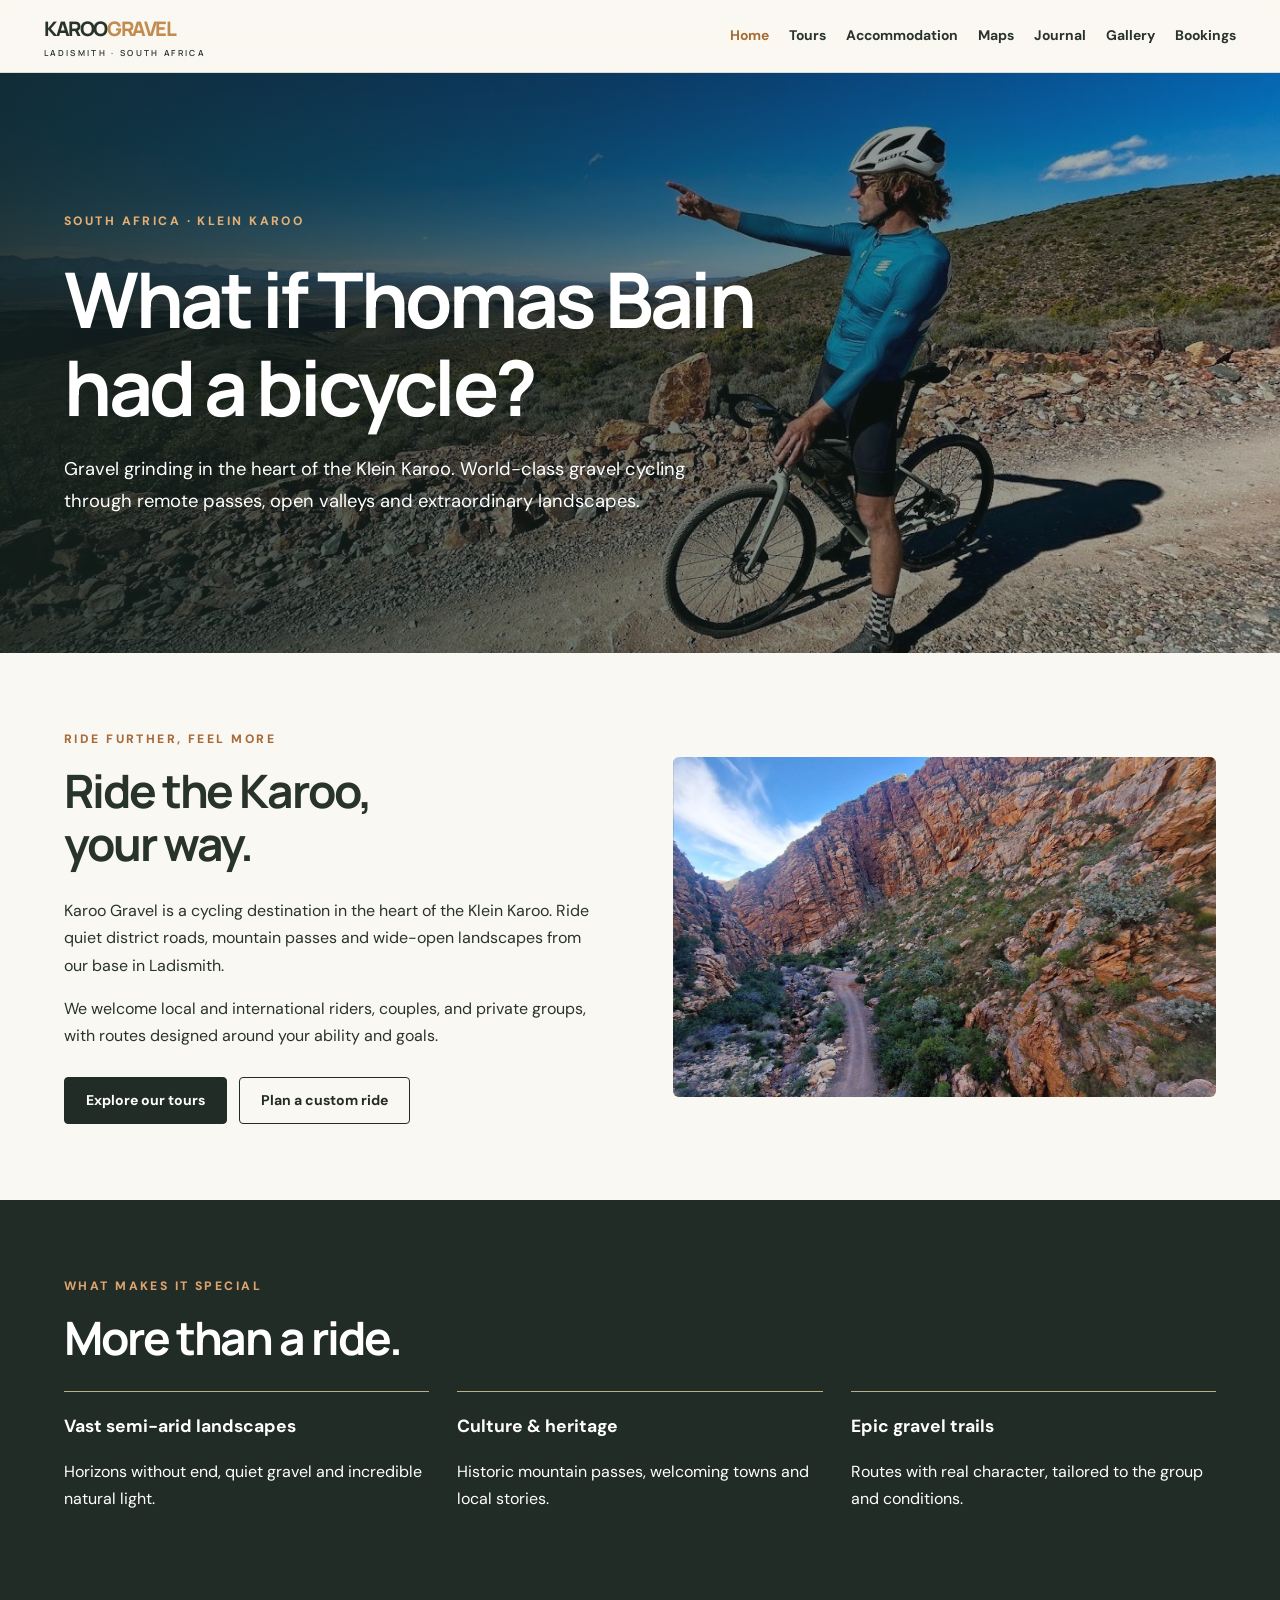
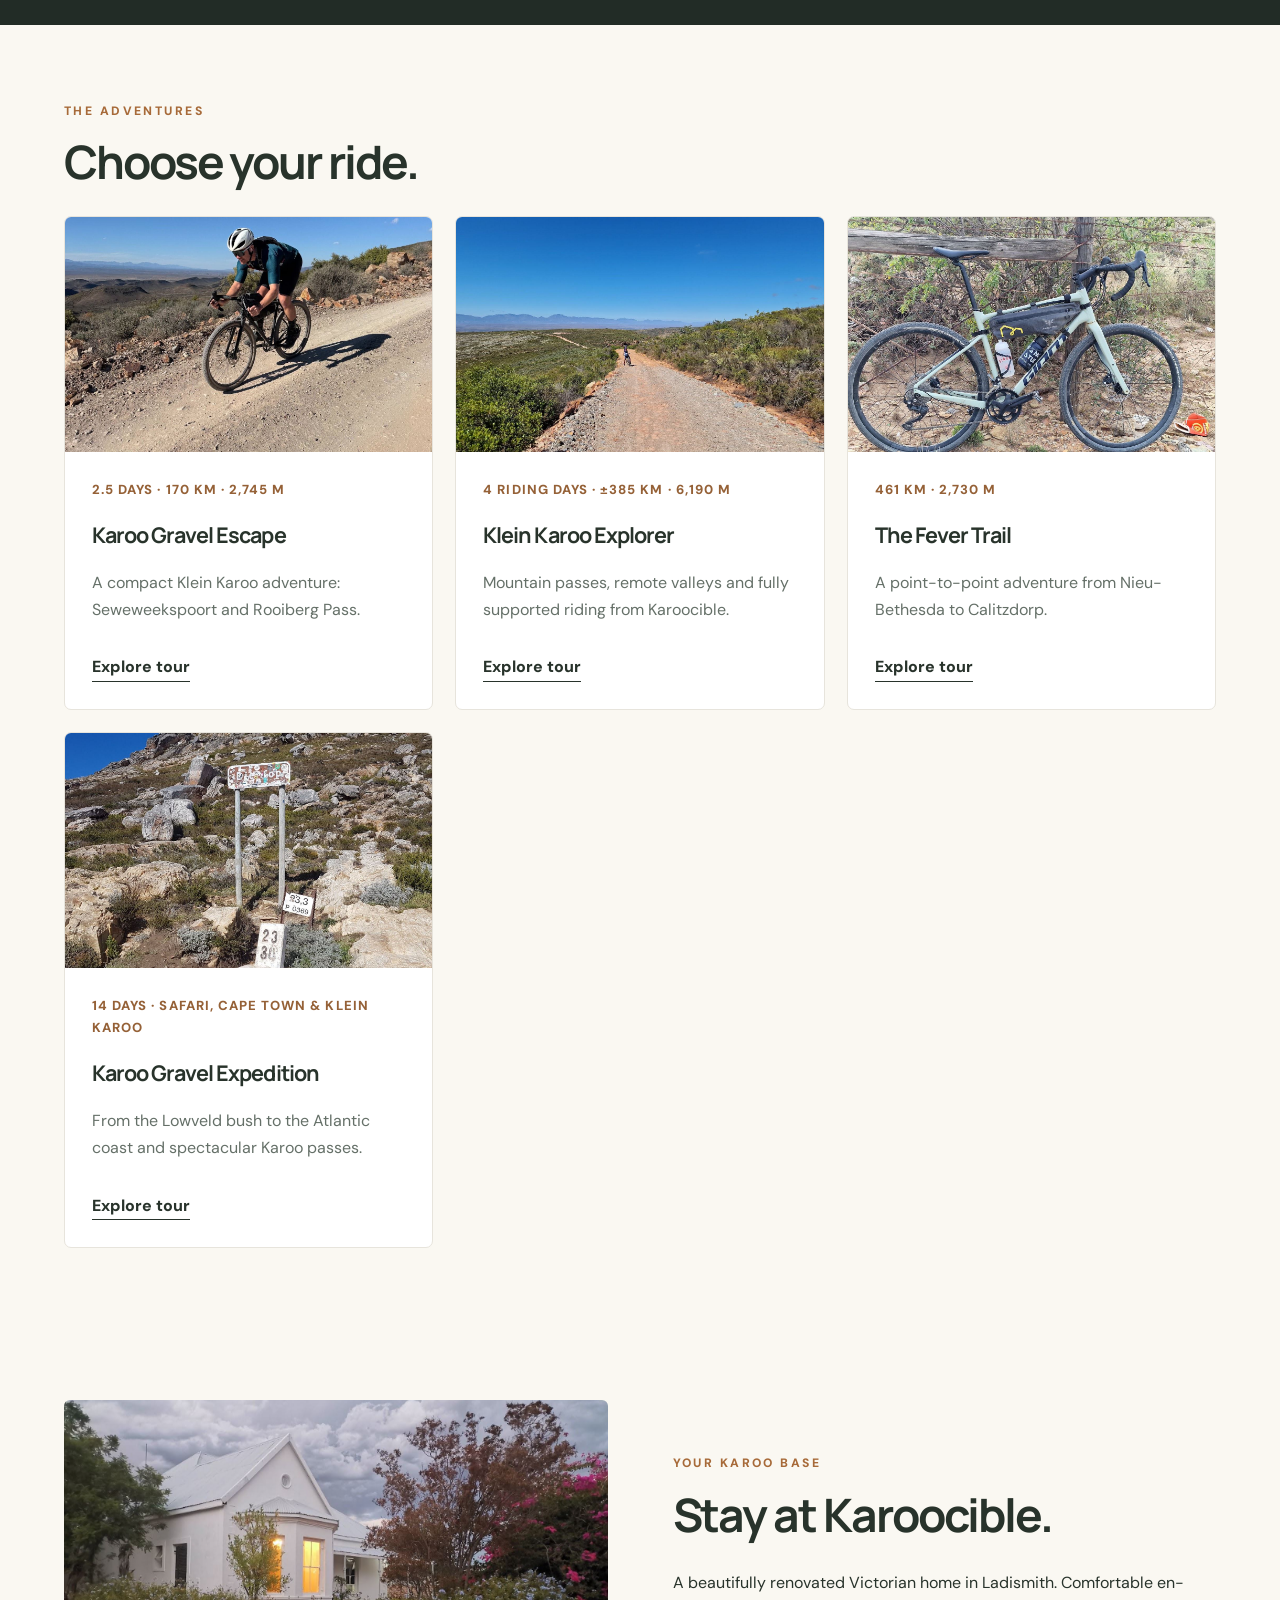
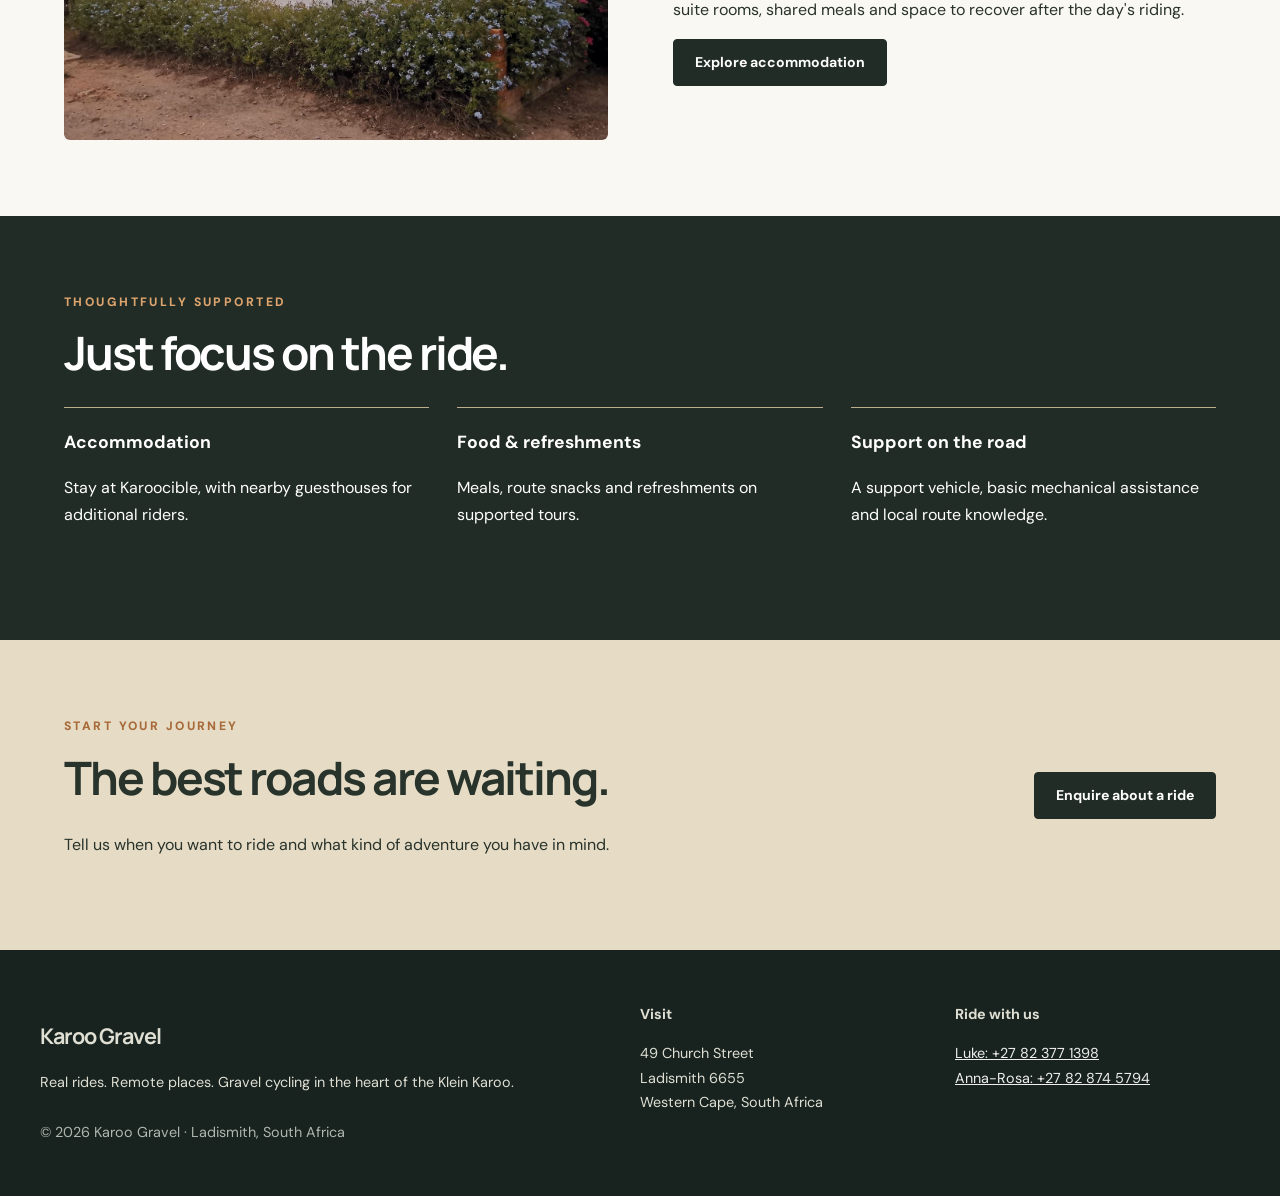
<file: index.html>
<!doctype html><html lang="en"><head><meta charset="utf-8"><meta name="viewport" content="width=device-width,initial-scale=1"><meta name="description" content="Guided gravel cycling in the Klein Karoo, South Africa."><meta name="theme-color" content="#222c26"><title>Gravel Cycling in the Klein Karoo | Karoo Gravel</title><link rel="stylesheet" href="assets/style.css"/><link rel="icon" href="assets/favicon.svg"/></head><body><header><nav><a class="logo" href="index.html">KAROO<span>GRAVEL</span><small style="display:block;font-size:.52rem;letter-spacing:.28em;font-weight:600">LADISMITH · SOUTH AFRICA</small></a><button class="mobile-toggle" aria-label="Toggle navigation" aria-expanded="false" onclick="let x=document.querySelector('.links');x.classList.toggle('open');this.setAttribute('aria-expanded',x.classList.contains('open'))">☰</button><div class="links"><a class="active" href="index.html">Home</a><a class="" href="tours/">Tours</a><a class="" href="accommodation/">Accommodation</a><a class="" href="maps/">Maps</a><a class="" href="journal/">Journal</a><a class="" href="gallery/">Gallery</a><a class="" href="bookings/">Bookings</a></div></nav></header><section class="hero " style="--hero:url('./photos/hero.jpg')"><div class="inner"><div class="eyebrow">South Africa · Klein Karoo</div><h1>What if Thomas Bain<br>had a bicycle?</h1><p>Gravel grinding in the heart of the Klein Karoo. World-class gravel cycling through remote passes, open valleys and extraordinary landscapes.</p></div></section><section class="wrap intro"><div><div class="eyebrow">Ride further, feel more</div><h2>Ride the Karoo,<br>your way.</h2><p>Karoo Gravel is a cycling destination in the heart of the Klein Karoo. Ride quiet district roads, mountain passes and wide-open landscapes from our base in Ladismith.</p><p>We welcome local and international riders, couples, and private groups, with routes designed around your ability and goals.</p><div class="actions"><a class="btn" href="tours/">Explore our tours</a><a class="btn alt" href="bookings/">Plan a custom ride</a></div></div><div class="art" role="img" aria-label="Illustrated Klein Karoo mountain landscape"></div></section><section class="band"><div class="wrap"><div class="eyebrow">What makes it special</div><h2>More than a ride.</h2><div class="pillgrid"><div class="pill"><strong>Vast semi-arid landscapes</strong><p>Horizons without end, quiet gravel and incredible natural light.</p></div><div class="pill"><strong>Culture & heritage</strong><p>Historic mountain passes, welcoming towns and local stories.</p></div><div class="pill"><strong>Epic gravel trails</strong><p>Routes with real character, tailored to the group and conditions.</p></div></div></div></section><section class="wrap"><div class="eyebrow">The adventures</div><h2>Choose your ride.</h2><div class="cardgrid"><article class="card"><div class="photo"><img src="assets/photos/escape.jpg" alt="Rider descending a Klein Karoo gravel road"></div><div class="body"><div class="meta">2.5 days · 170 km · 2,745 m</div><h3>Karoo Gravel Escape</h3><p>A compact Klein Karoo adventure: Seweweekspoort and Rooiberg Pass.</p><a class="more" href="tours/karoo-gravel-escape/">Explore tour</a></div></article><article class="card"><div class="photo"><img src="assets/photos/explorer.jpg" alt="Rider on a red gravel road toward the mountains"></div><div class="body"><div class="meta">4 riding days · ±385 km · 6,190 m</div><h3>Klein Karoo Explorer</h3><p>Mountain passes, remote valleys and fully supported riding from Karoocible.</p><a class="more" href="tours/klein-karoo-explorer/">Explore tour</a></div></article><article class="card"><div class="photo"><img src="assets/photos/fever.jpg" alt="Landscape from the Fever Trail"></div><div class="body"><div class="meta">461 km · 2,730 m</div><h3>The Fever Trail</h3><p>A point-to-point adventure from Nieu-Bethesda to Calitzdorp.</p><a class="more" href="tours/the-fever-trail/">Explore tour</a></div></article><article class="card"><div class="photo"><img src="assets/photos/expedition.jpg" alt="Pass marker on a Klein Karoo climb"></div><div class="body"><div class="meta">14 days · Safari, Cape Town & Klein Karoo</div><h3>Karoo Gravel Expedition</h3><p>From the Lowveld bush to the Atlantic coast and spectacular Karoo passes.</p><a class="more" href="tours/karoo-gravel-expedition/">Explore tour</a></div></article></div></section><section class="wrap intro"><div class="art house" role="img" aria-label="Illustration of Victorian Karoo guesthouse"></div><div><div class="eyebrow">Your Karoo base</div><h2>Stay at Karoocible.</h2><p>A beautifully renovated Victorian home in Ladismith. Comfortable en-suite rooms, shared meals and space to recover after the day's riding.</p><a class="btn" href="accommodation/">Explore accommodation</a></div></section><section class="band"><div class="wrap"><div class="eyebrow">Thoughtfully supported</div><h2>Just focus on the ride.</h2><div class="pillgrid"><div class="pill"><strong>Accommodation</strong><p>Stay at Karoocible, with nearby guesthouses for additional riders.</p></div><div class="pill"><strong>Food & refreshments</strong><p>Meals, route snacks and refreshments on supported tours.</p></div><div class="pill"><strong>Support on the road</strong><p>A support vehicle, basic mechanical assistance and local route knowledge.</p></div></div></div></section><section class="cta"><div class="wrap"><div><div class="eyebrow">Start your journey</div><h2>The best roads are waiting.</h2><p>Tell us when you want to ride and what kind of adventure you have in mind.</p></div><a class="btn" href="bookings/">Enquire about a ride</a></div></section><footer><div class="foot"><div><h3>Karoo Gravel</h3><p>Real rides. Remote places. Gravel cycling in the heart of the Klein Karoo.</p><div class="mini">© 2026 Karoo Gravel · Ladismith, South Africa</div></div><div><strong>Visit</strong><p>49 Church Street<br>Ladismith 6655<br>Western Cape, South Africa</p></div><div><strong>Ride with us</strong><p><a href="https://wa.me/27823771398">Luke: +27 82 377 1398</a><br><a href="https://wa.me/27828745794">Anna-Rosa: +27 82 874 5794</a></p></div></div></footer></body></html>
</file>
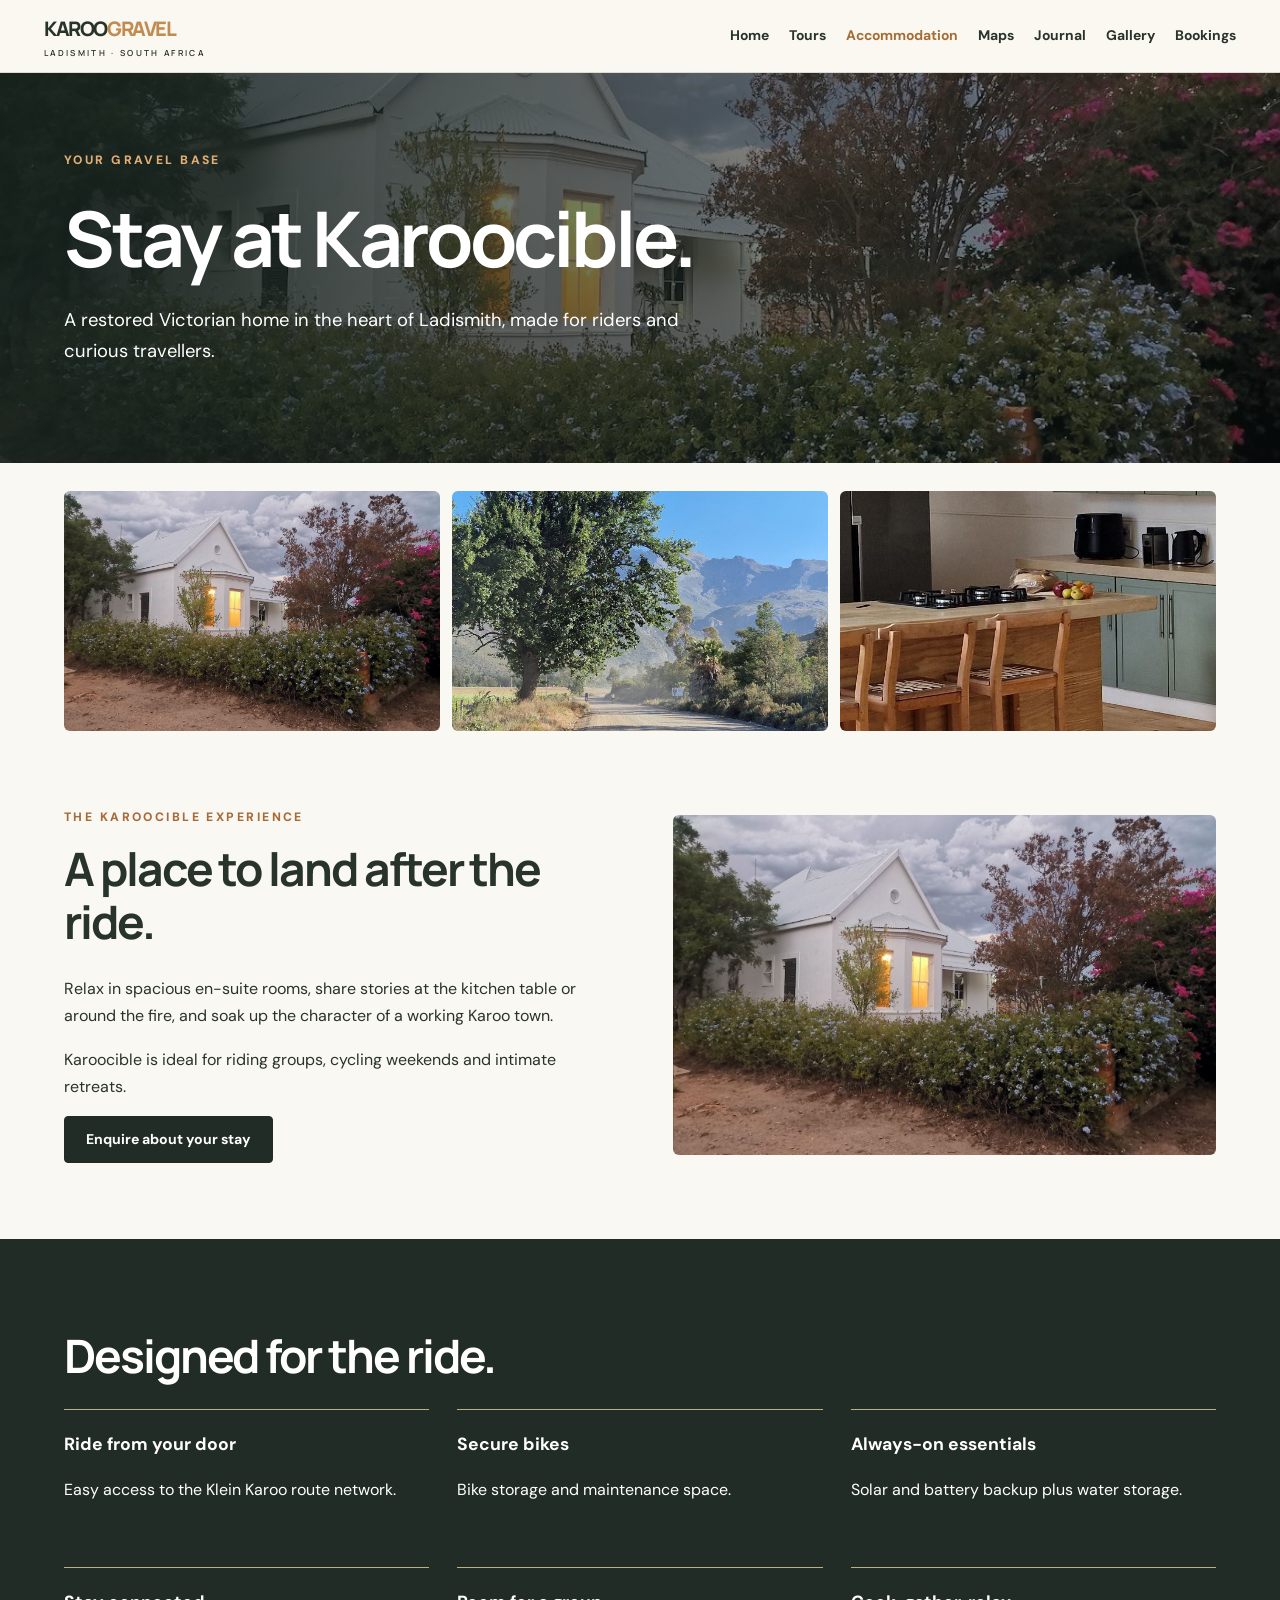
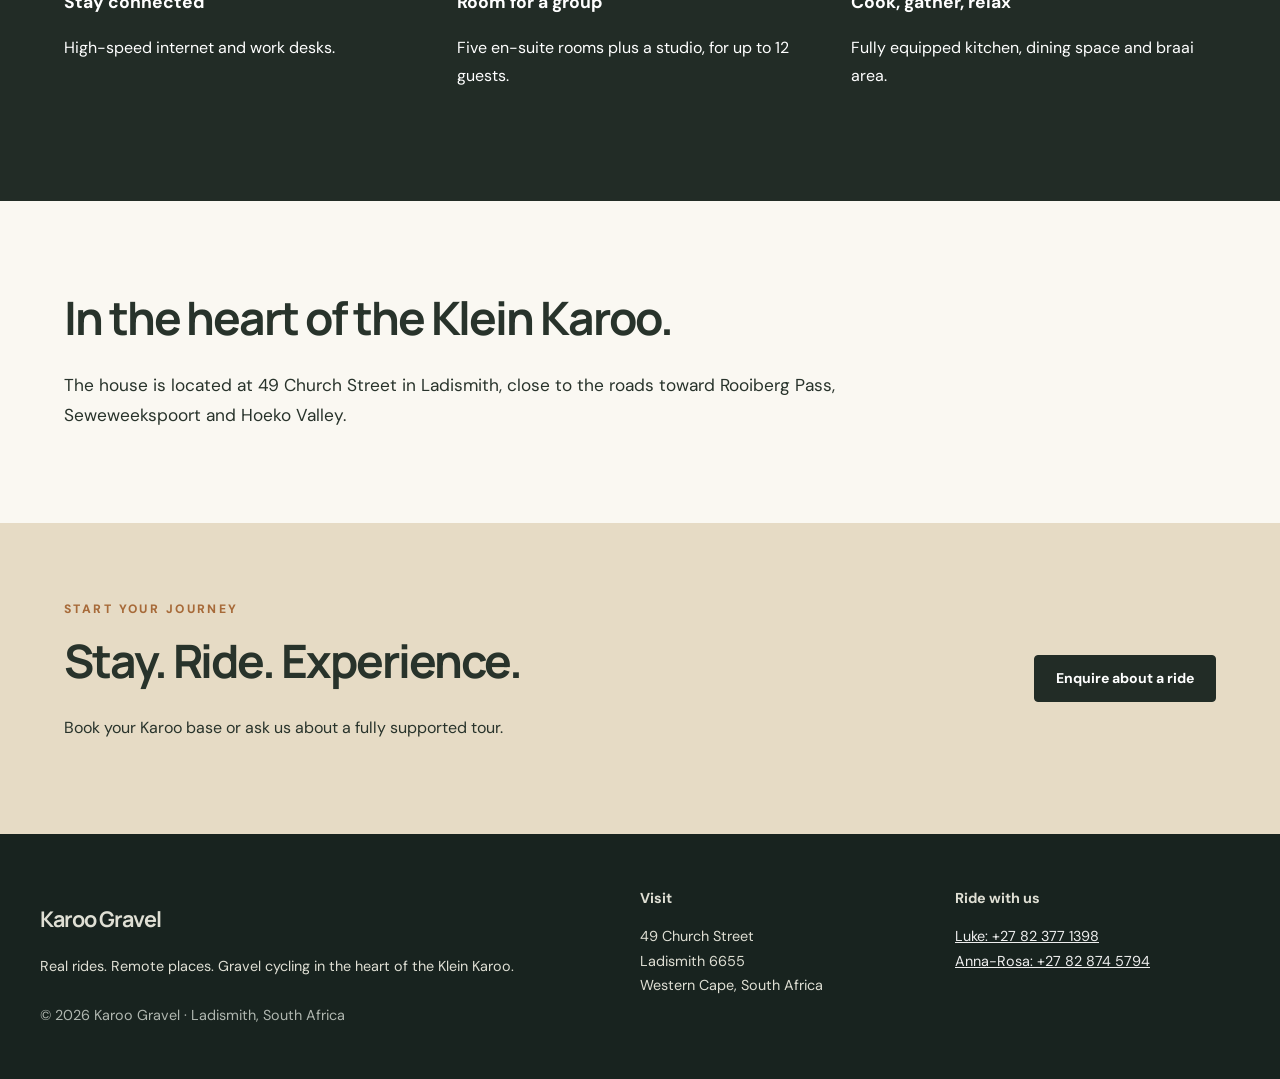
<file: accommodation/index.html>
<!doctype html><html lang="en"><head><meta charset="utf-8"><meta name="viewport" content="width=device-width,initial-scale=1"><meta name="description" content="Guided gravel cycling in the Klein Karoo, South Africa."><meta name="theme-color" content="#222c26"><title>Karoocible Accommodation | Karoo Gravel</title><link rel="stylesheet" href="../assets/style.css"/><link rel="icon" href="../assets/favicon.svg"/></head><body><header><nav><a class="logo" href="../index.html">KAROO<span>GRAVEL</span><small style="display:block;font-size:.52rem;letter-spacing:.28em;font-weight:600">LADISMITH · SOUTH AFRICA</small></a><button class="mobile-toggle" aria-label="Toggle navigation" aria-expanded="false" onclick="let x=document.querySelector('.links');x.classList.toggle('open');this.setAttribute('aria-expanded',x.classList.contains('open'))">☰</button><div class="links"><a class="" href="../index.html">Home</a><a class="" href="../tours/">Tours</a><a class="active" href="../accommodation/">Accommodation</a><a class="" href="../maps/">Maps</a><a class="" href="../journal/">Journal</a><a class="" href="../gallery/">Gallery</a><a class="" href="../bookings/">Bookings</a></div></nav></header><section class="hero compact" style="--hero:url('./photos/karoocible.jpg')"><div class="inner"><div class="eyebrow">Your gravel base</div><h1>Stay at Karoocible.</h1><p>A restored Victorian home in the heart of Ladismith, made for riders and curious travellers.</p></div></section><section class="wrap" style="padding-top:28px;padding-bottom:0"><div class="film"><img src="../assets/photos/4fb3b9720b9d.jpg" alt="Photograph from the current Karoo Gravel site"><img src="../assets/photos/926a0c56f88b.jpg" alt="Photograph from the current Karoo Gravel site"><img src="../assets/photos/dd2f70c8666e.jpg" alt="Photograph from the current Karoo Gravel site"></div></section><section class="wrap intro"><div><div class="eyebrow">The Karoocible experience</div><h2>A place to land after the ride.</h2><p>Relax in spacious en-suite rooms, share stories at the kitchen table or around the fire, and soak up the character of a working Karoo town.</p><p>Karoocible is ideal for riding groups, cycling weekends and intimate retreats.</p><a class="btn" href="../bookings/">Enquire about your stay</a></div><div class="art house"></div></section><section class="band"><div class="wrap"><h2>Designed for the ride.</h2><div class="pillgrid"><div class="pill"><strong>Ride from your door</strong><p>Easy access to the Klein Karoo route network.</p></div><div class="pill"><strong>Secure bikes</strong><p>Bike storage and maintenance space.</p></div><div class="pill"><strong>Always-on essentials</strong><p>Solar and battery backup plus water storage.</p></div><div class="pill"><strong>Stay connected</strong><p>High-speed internet and work desks.</p></div><div class="pill"><strong>Room for a group</strong><p>Five en-suite rooms plus a studio, for up to 12 guests.</p></div><div class="pill"><strong>Cook, gather, relax</strong><p>Fully equipped kitchen, dining space and braai area.</p></div></div></div></section><section class="wrap"><h2>In the heart of the Klein Karoo.</h2><p class="prose">The house is located at 49 Church Street in Ladismith, close to the roads toward Rooiberg Pass, Seweweekspoort and Hoeko Valley.</p></section><section class="cta"><div class="wrap"><div><div class="eyebrow">Start your journey</div><h2>Stay. Ride. Experience.</h2><p>Book your Karoo base or ask us about a fully supported tour.</p></div><a class="btn" href="../bookings/">Enquire about a ride</a></div></section><footer><div class="foot"><div><h3>Karoo Gravel</h3><p>Real rides. Remote places. Gravel cycling in the heart of the Klein Karoo.</p><div class="mini">© 2026 Karoo Gravel · Ladismith, South Africa</div></div><div><strong>Visit</strong><p>49 Church Street<br>Ladismith 6655<br>Western Cape, South Africa</p></div><div><strong>Ride with us</strong><p><a href="https://wa.me/27823771398">Luke: +27 82 377 1398</a><br><a href="https://wa.me/27828745794">Anna-Rosa: +27 82 874 5794</a></p></div></div></footer></body></html>
</file>
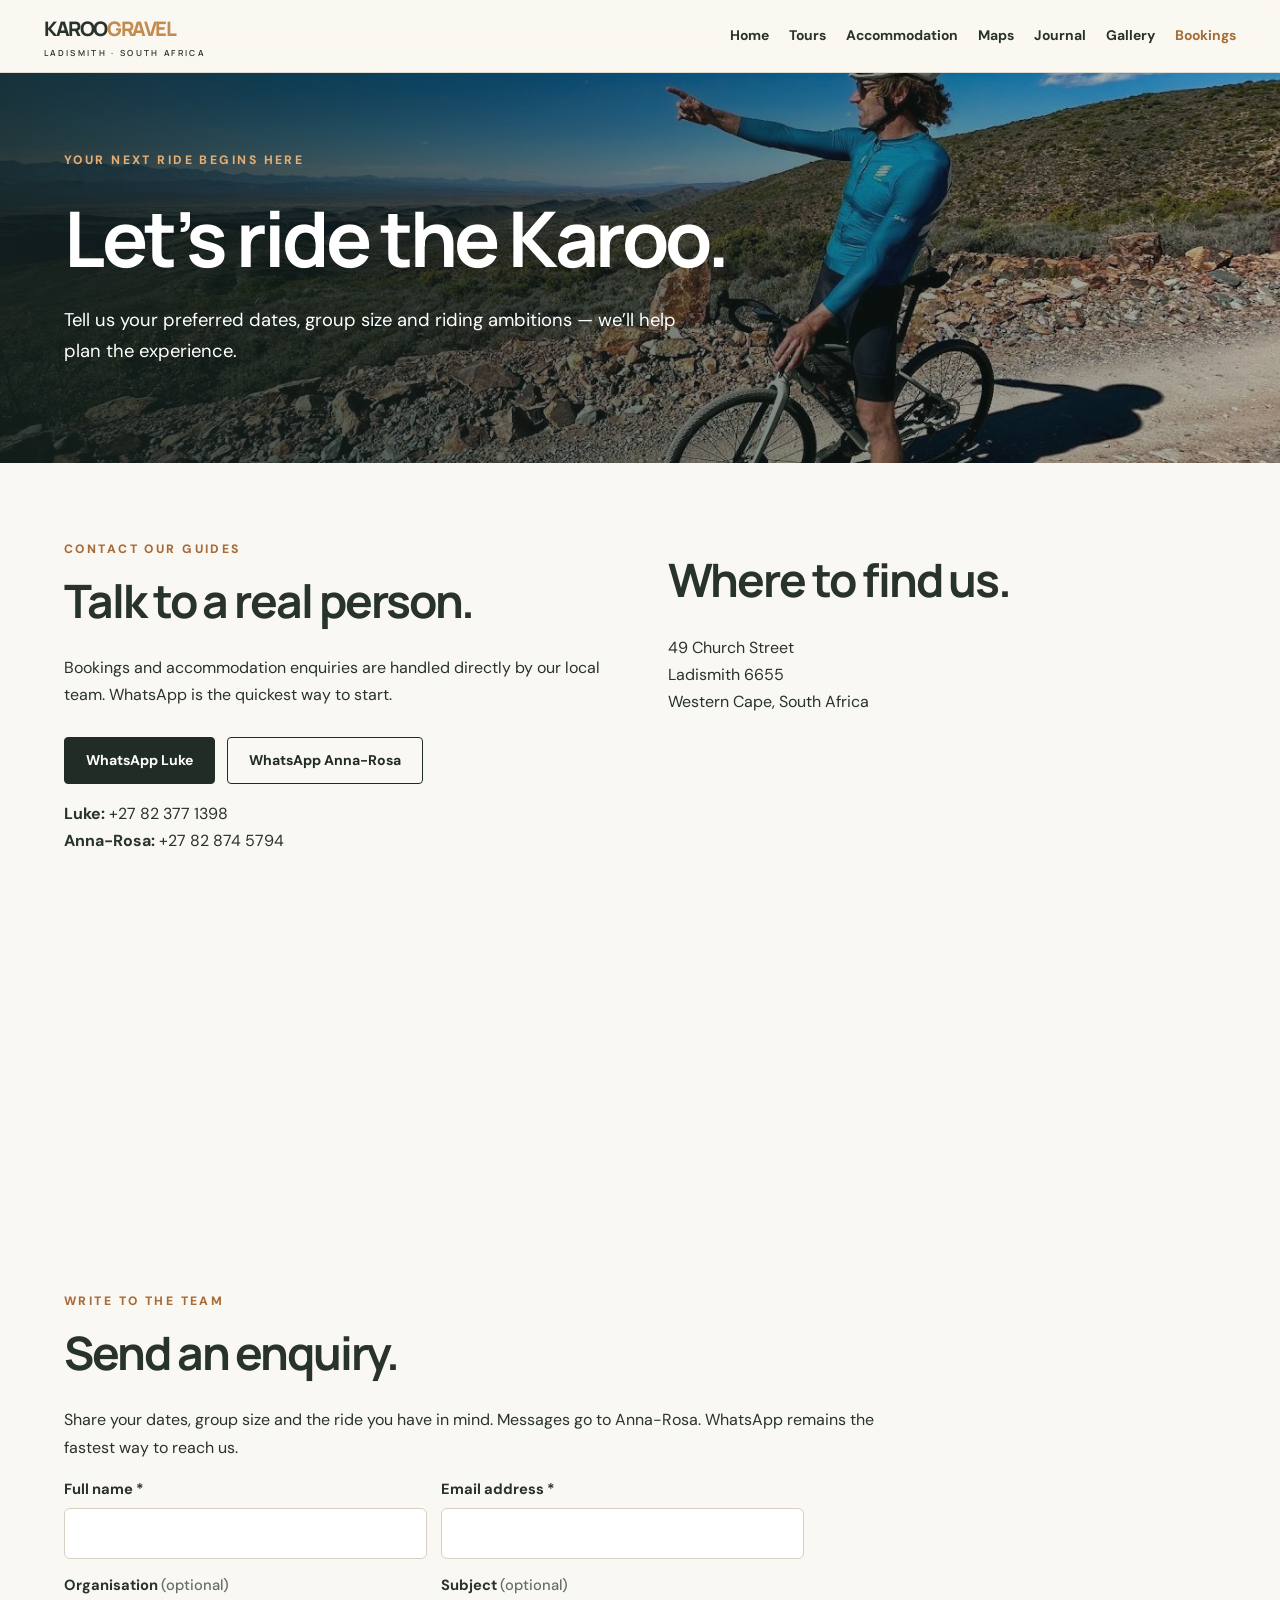
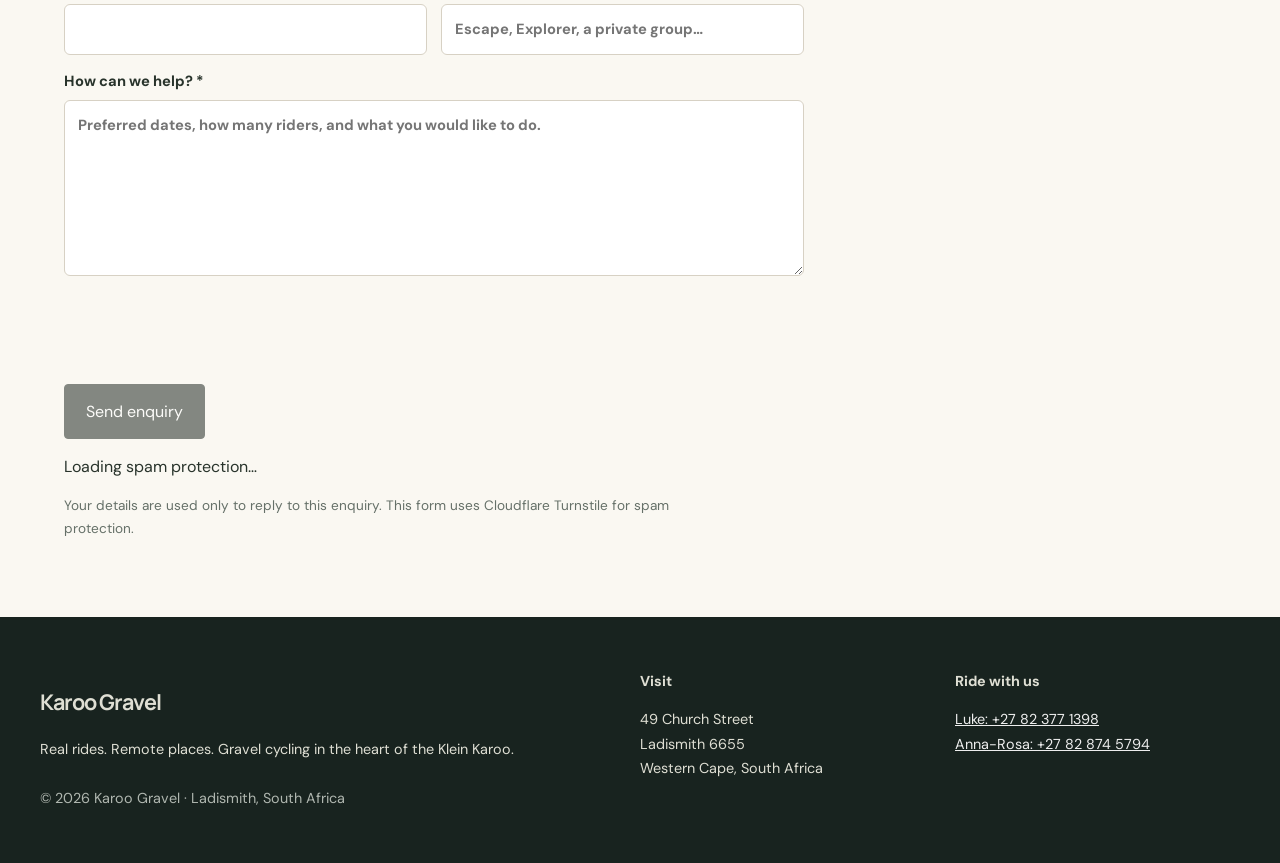
<file: bookings/index.html>
<!doctype html><html lang="en"><head><meta charset="utf-8"><meta name="viewport" content="width=device-width,initial-scale=1"><meta name="description" content="Guided gravel cycling in the Klein Karoo, South Africa."><meta name="theme-color" content="#222c26"><title>Bookings and Enquiries | Karoo Gravel</title><link rel="stylesheet" href="../assets/style.css"/><link rel="icon" href="../assets/favicon.svg"/></head><body><header><nav><a class="logo" href="../index.html">KAROO<span>GRAVEL</span><small style="display:block;font-size:.52rem;letter-spacing:.28em;font-weight:600">LADISMITH · SOUTH AFRICA</small></a><button class="mobile-toggle" aria-label="Toggle navigation" aria-expanded="false" onclick="let x=document.querySelector('.links');x.classList.toggle('open');this.setAttribute('aria-expanded',x.classList.contains('open'))">☰</button><div class="links"><a class="" href="../index.html">Home</a><a class="" href="../tours/">Tours</a><a class="" href="../accommodation/">Accommodation</a><a class="" href="../maps/">Maps</a><a class="" href="../journal/">Journal</a><a class="" href="../gallery/">Gallery</a><a class="active" href="../bookings/">Bookings</a></div></nav></header><section class="hero compact" style="--hero:url('./photos/hero.jpg')"><div class="inner"><div class="eyebrow">Your next ride begins here</div><h1>Let’s ride the Karoo.</h1><p>Tell us your preferred dates, group size and riding ambitions — we’ll help plan the experience.</p></div></section><section class="wrap split"><div><div class="eyebrow">Contact our guides</div><h2>Talk to a real person.</h2><p>Bookings and accommodation enquiries are handled directly by our local team. WhatsApp is the quickest way to start.</p><div class="actions"><a class="btn" href="https://wa.me/27823771398?text=Hello%20Karoo%20Gravel%2C%20I%27d%20like%20to%20enquire%20about%20a%20ride.">WhatsApp Luke</a><a class="btn alt" href="https://wa.me/27828745794?text=Hello%20Karoo%20Gravel%2C%20I%27d%20like%20to%20enquire%20about%20a%20stay.">WhatsApp Anna-Rosa</a></div><p><strong>Luke:</strong> +27 82 377 1398<br><strong>Anna-Rosa:</strong> +27 82 874 5794</p></div><div><h2>Where to find us.</h2><p>49 Church Street<br>Ladismith 6655<br>Western Cape, South Africa</p><iframe class="map" loading="lazy" title="Ladismith location map" src="https://www.openstreetmap.org/export/embed.html?bbox=21.238%2C-33.509%2C21.303%2C-33.473&amp;layer=mapnik&amp;marker=-33.492%2C21.263"></iframe></div></section><section class="wrap" id="enquire"><div class="eyebrow">Write to the team</div><h2>Send an enquiry.</h2><p>Share your dates, group size and the ride you have in mind. Messages go to Anna-Rosa. WhatsApp remains the fastest way to reach us.</p><form id="contact-form" class="enquiry" novalidate><div class="grid"><label>Full name <span aria-hidden="true">*</span><input name="name" autocomplete="name" maxlength="120" required></label><label>Email address <span aria-hidden="true">*</span><input name="email" type="email" autocomplete="email" maxlength="254" required></label><label>Organisation <span class="optional">(optional)</span><input name="organisation" autocomplete="organization" maxlength="160"></label><label>Subject <span class="optional">(optional)</span><input name="subject" maxlength="160" placeholder="Escape, Explorer, a private group…"></label></div><label>How can we help? <span aria-hidden="true">*</span><textarea name="message" rows="6" maxlength="5000" required placeholder="Preferred dates, how many riders, and what you would like to do."></textarea></label><div id="contact-turnstile" class="turnstile-slot"></div><button class="btn" type="submit" id="contact-submit" disabled>Send enquiry</button><p id="contact-status" class="status" role="status" aria-live="polite">Loading spam protection…</p><p class="privacy">Your details are used only to reply to this enquiry. This form uses Cloudflare Turnstile for spam protection.</p></form></section><footer><div class="foot"><div><h3>Karoo Gravel</h3><p>Real rides. Remote places. Gravel cycling in the heart of the Klein Karoo.</p><div class="mini">© 2026 Karoo Gravel · Ladismith, South Africa</div></div><div><strong>Visit</strong><p>49 Church Street<br>Ladismith 6655<br>Western Cape, South Africa</p></div><div><strong>Ride with us</strong><p><a href="https://wa.me/27823771398">Luke: +27 82 377 1398</a><br><a href="https://wa.me/27828745794">Anna-Rosa: +27 82 874 5794</a></p></div></div></footer><script>
(function(){
  'use strict';
  const endpoint='https://forms.musmato.com/v1/submissions';
  const form=document.getElementById('contact-form');
  const button=document.getElementById('contact-submit');
  const status=document.getElementById('contact-status');
  let widget=null;
  let captcha='';
  const setStatus=(message)=>{status.textContent=message;};
  window.karooTurnstileReady=function(){
    if(!window.turnstile){setStatus('Spam protection could not load. Please refresh and try again.');return;}
    widget=window.turnstile.render('#contact-turnstile',{
      sitekey:'0x4AAAAAAFUWow5jGqaAM5-I',
      action:'contact',
      callback:(token)=>{captcha=token;button.disabled=false;setStatus('Ready to send.');},
      'expired-callback':()=>{captcha='';button.disabled=true;setStatus('Verification expired. Please complete it again.');},
      'error-callback':()=>{captcha='';button.disabled=true;setStatus('Verification unavailable. Please retry.');}
    });
  };
  form.addEventListener('submit',async(event)=>{
    event.preventDefault();
    if(!form.reportValidity()||!captcha)return;
    button.disabled=true;setStatus('Sending your enquiry…');
    const data=new FormData(form);
    const fields={name:String(data.get('name')||'').trim(),email:String(data.get('email')||'').trim(),message:String(data.get('message')||'').trim()};
    for(const key of ['organisation','subject']){const value=String(data.get(key)||'').trim();if(value)fields[key]=value;}
    const payload={form_id:'karoogravel-enquiry',submission_id:'web-'+crypto.randomUUID(),turnstile_token:captcha,fields};
    try{
      const response=await fetch(endpoint,{method:'POST',headers:{'Content-Type':'application/json'},body:JSON.stringify(payload),mode:'cors',credentials:'omit'});
      const body=await response.json().catch(()=>({}));
      if(response.status===400&&body.status==='unknown form')throw new Error('This form is not registered yet.');
      if(response.status!==202)throw new Error(body.status||('Request could not be accepted ('+response.status+').'));
      form.reset();setStatus('Thank you. Your enquiry is with Anna-Rosa.');
    }catch(error){
      setStatus('We could not submit your enquiry. '+error.message+' You can also WhatsApp Anna-Rosa.');
    }finally{
      captcha='';
      button.disabled=true;
      if(widget!==null&&window.turnstile)window.turnstile.reset(widget);
    }
  });
})();
</script>
<script src="https://challenges.cloudflare.com/turnstile/v0/api.js?onload=karooTurnstileReady&render=explicit" async defer></script></body></html>
</file>
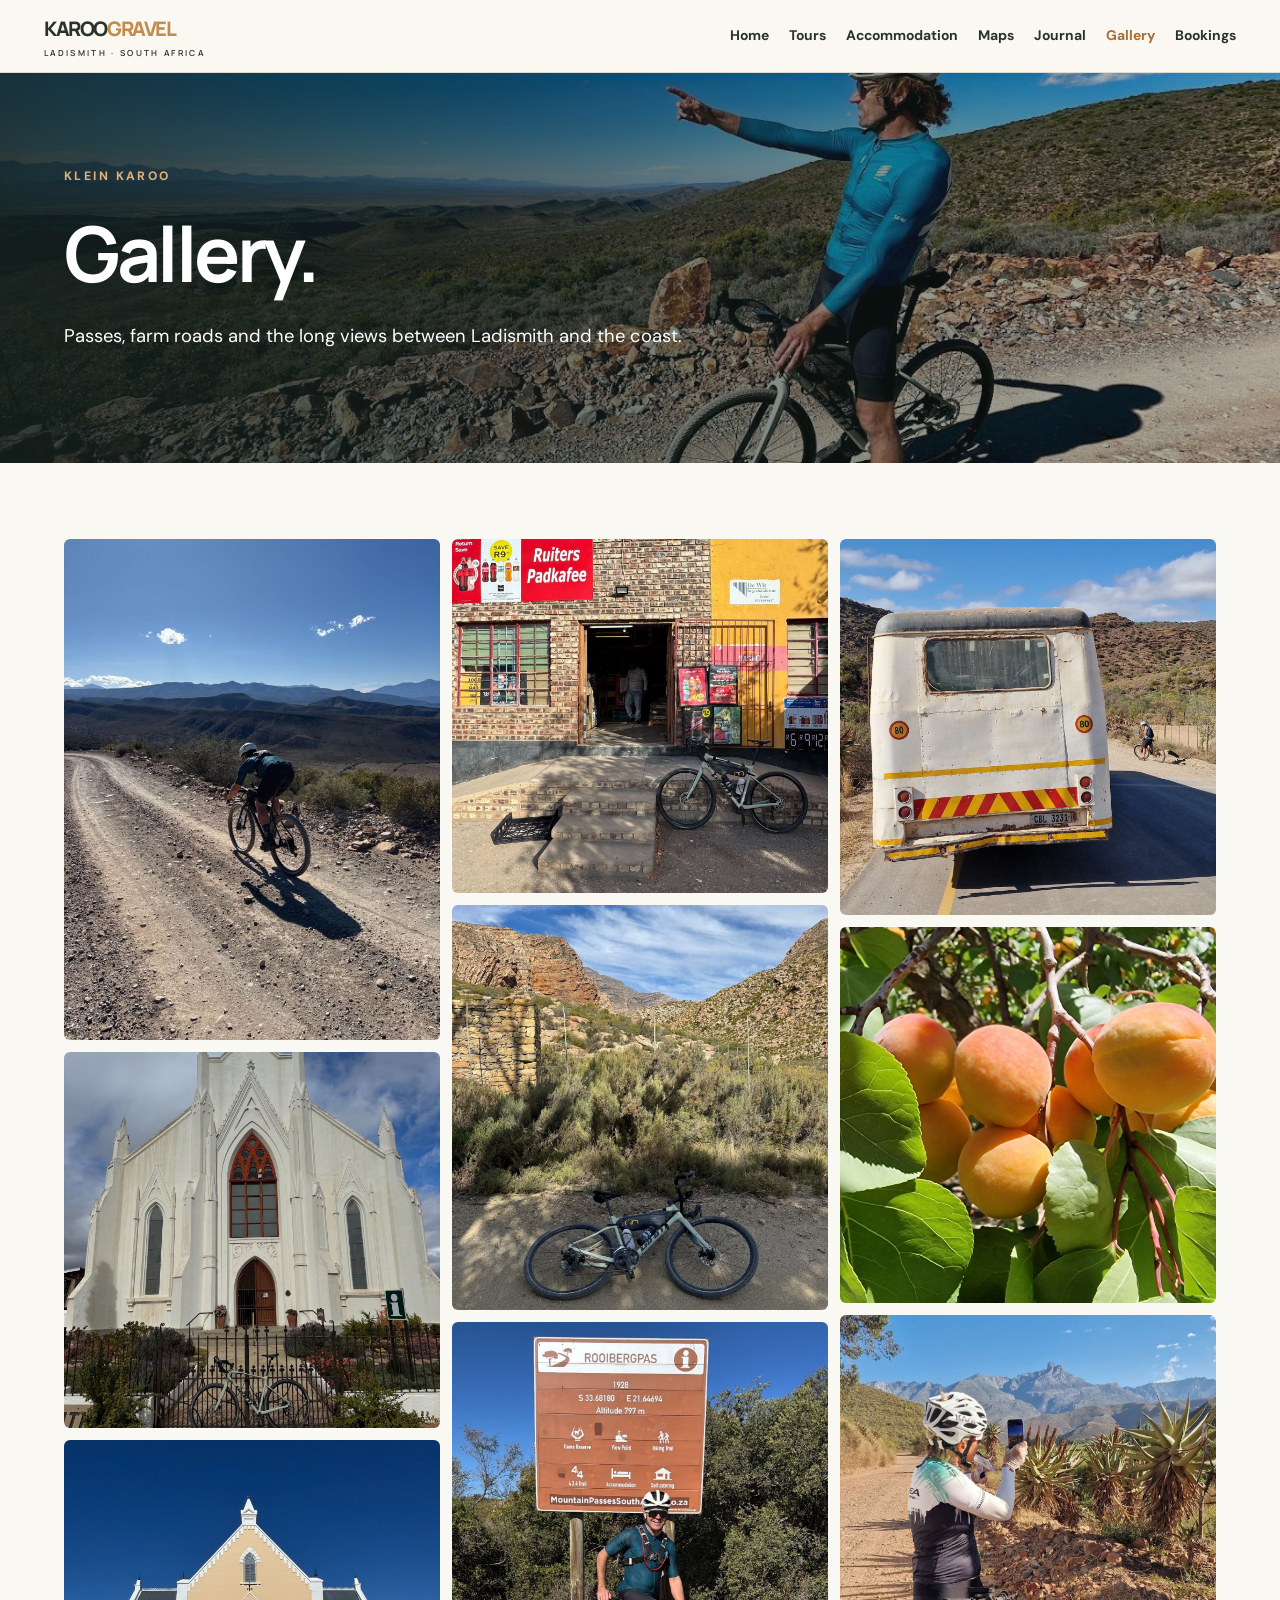
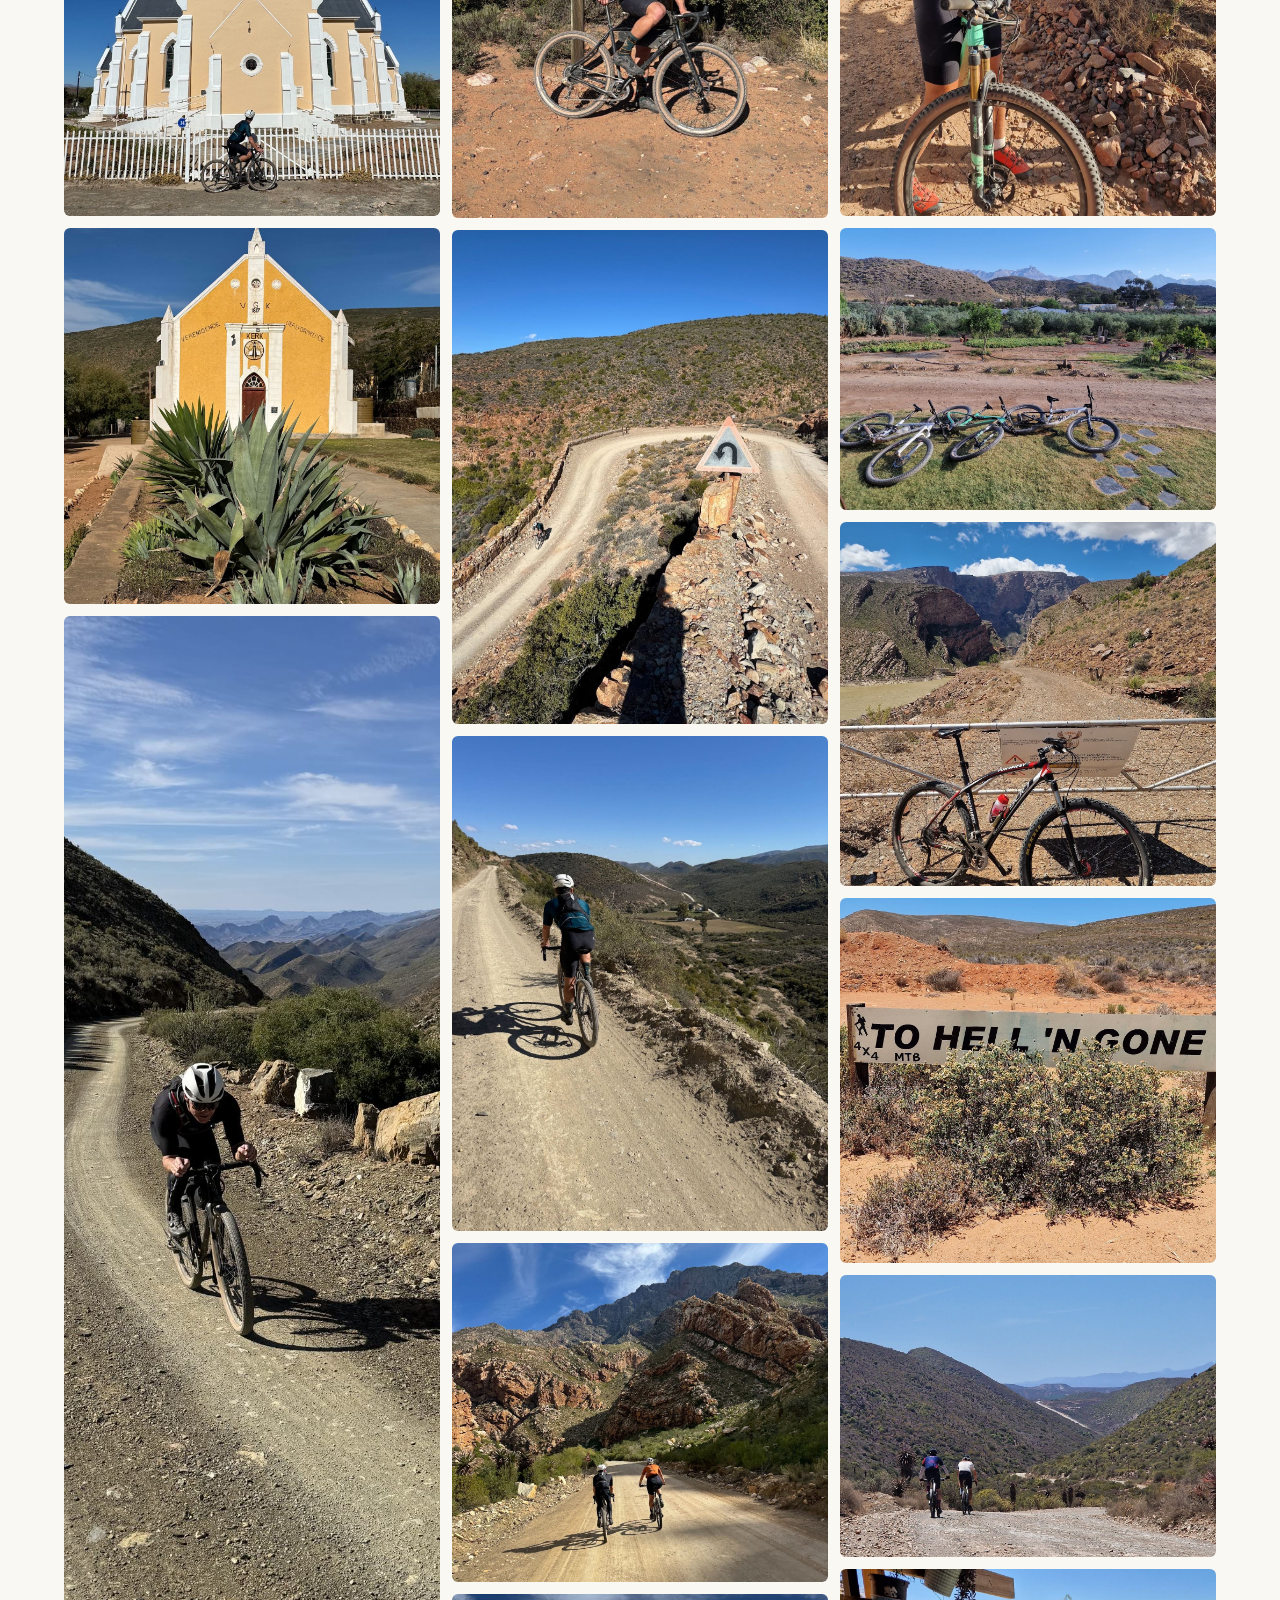
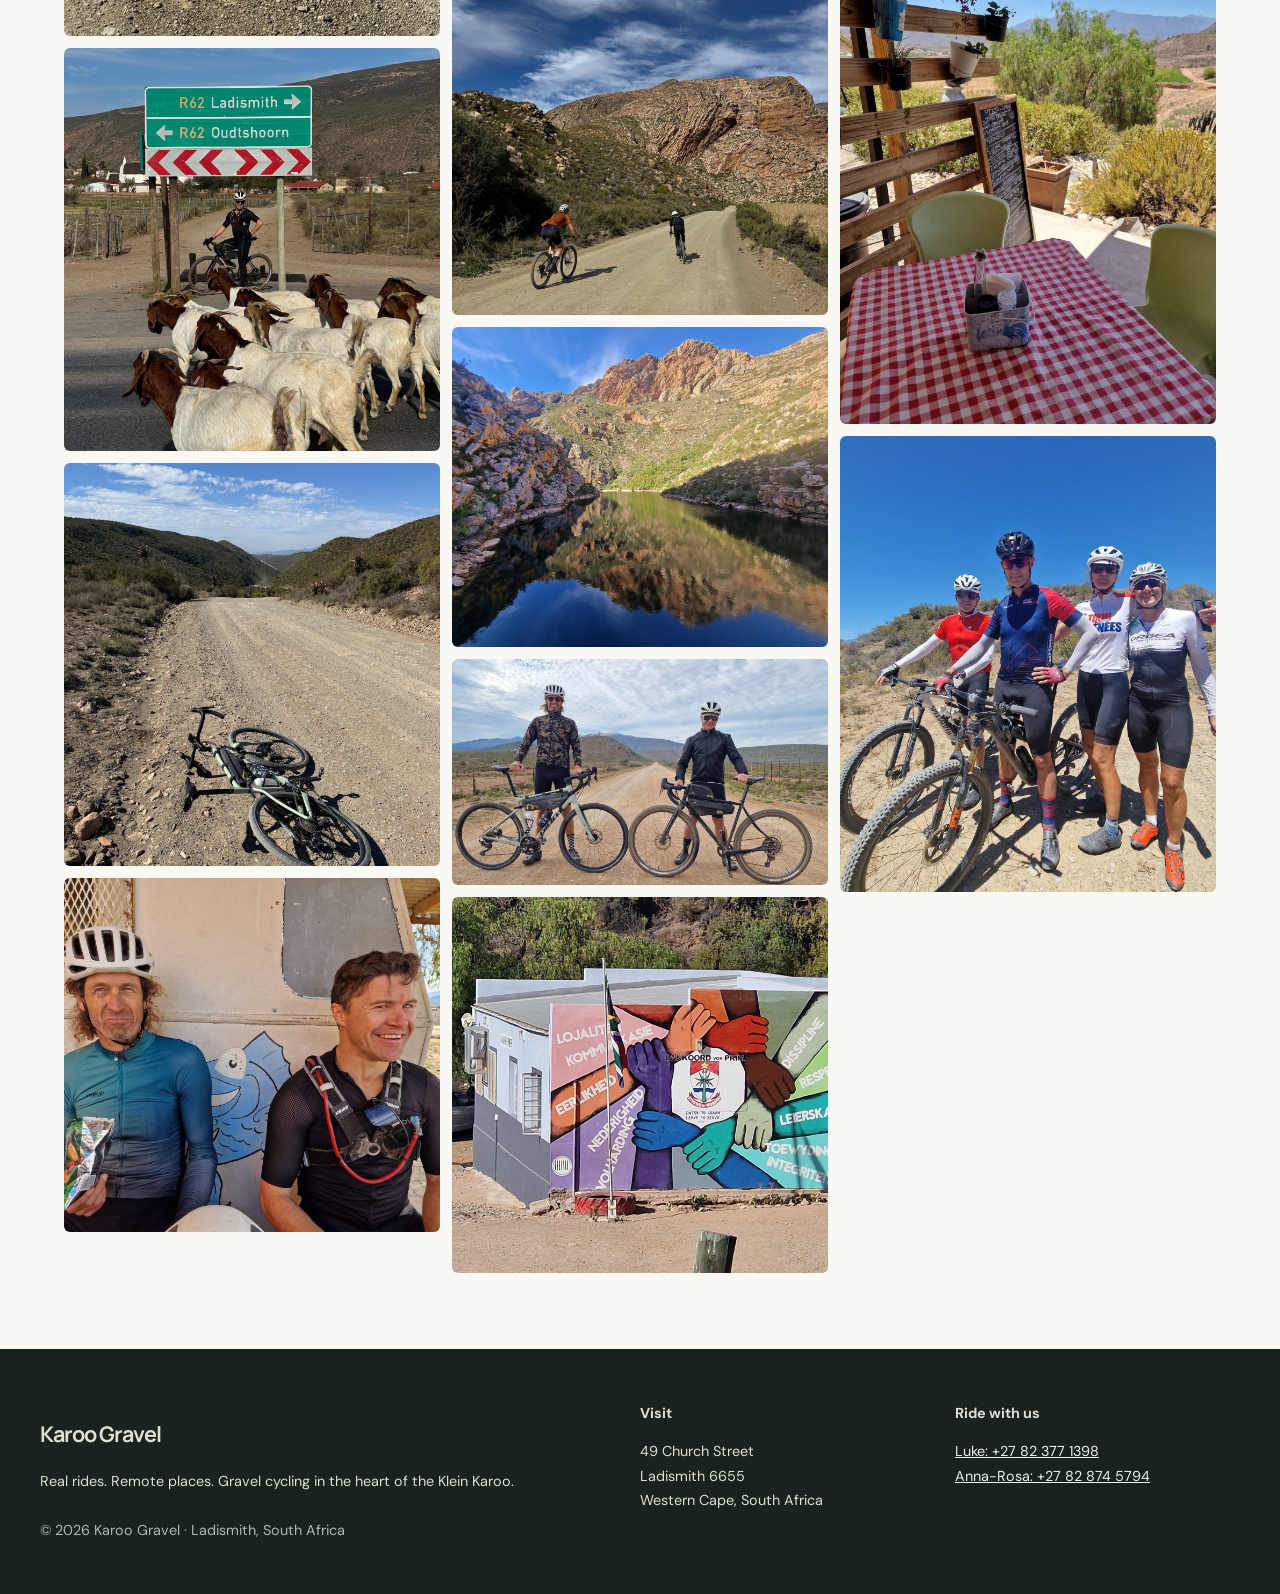
<file: gallery/index.html>
<!doctype html><html lang="en"><head><meta charset="utf-8"><meta name="viewport" content="width=device-width,initial-scale=1"><meta name="description" content="Photographs from Karoo Gravel rides in the Klein Karoo."><meta name="theme-color" content="#222c26"><title>Gallery | Karoo Gravel</title><link rel="stylesheet" href="../assets/style.css"/><link rel="icon" href="../assets/favicon.svg"/></head><body><header><nav><a class="logo" href="../index.html">KAROO<span>GRAVEL</span><small style="display:block;font-size:.52rem;letter-spacing:.28em;font-weight:600">LADISMITH · SOUTH AFRICA</small></a><button class="mobile-toggle" aria-label="Toggle navigation" aria-expanded="false" onclick="let x=document.querySelector('.links');x.classList.toggle('open');this.setAttribute('aria-expanded',x.classList.contains('open'))">☰</button><div class="links"><a class="" href="../index.html">Home</a><a class="" href="../tours/">Tours</a><a class="" href="../accommodation/">Accommodation</a><a class="" href="../maps/">Maps</a><a class="" href="../journal/">Journal</a><a class="active" href="../gallery/">Gallery</a><a class="" href="../bookings/">Bookings</a></div></nav></header><section class="hero compact" style="--hero:url('./photos/hero.jpg')"><div class="inner"><div class="eyebrow">Klein Karoo</div><h1>Gallery.</h1><p>Passes, farm roads and the long views between Ladismith and the coast.</p></div></section><section class="wrap"><div class="gallery"><a href="../assets/photos/gallery/01.jpg"><img src="../assets/photos/gallery/01.jpg" alt="Karoo Gravel gallery photograph 1"></a>
<a href="../assets/photos/gallery/02.jpg"><img src="../assets/photos/gallery/02.jpg" alt="Karoo Gravel gallery photograph 2"></a>
<a href="../assets/photos/gallery/03.jpg"><img src="../assets/photos/gallery/03.jpg" alt="Karoo Gravel gallery photograph 3"></a>
<a href="../assets/photos/gallery/04.jpg"><img src="../assets/photos/gallery/04.jpg" alt="Karoo Gravel gallery photograph 4"></a>
<a href="../assets/photos/gallery/05.jpg"><img src="../assets/photos/gallery/05.jpg" alt="Karoo Gravel gallery photograph 5"></a>
<a href="../assets/photos/gallery/06.jpg"><img src="../assets/photos/gallery/06.jpg" alt="Karoo Gravel gallery photograph 6"></a>
<a href="../assets/photos/gallery/07.jpg"><img src="../assets/photos/gallery/07.jpg" alt="Karoo Gravel gallery photograph 7"></a>
<a href="../assets/photos/gallery/08.jpg"><img src="../assets/photos/gallery/08.jpg" alt="Karoo Gravel gallery photograph 8"></a>
<a href="../assets/photos/gallery/09.jpg"><img src="../assets/photos/gallery/09.jpg" alt="Karoo Gravel gallery photograph 9"></a>
<a href="../assets/photos/gallery/10.jpg"><img src="../assets/photos/gallery/10.jpg" alt="Karoo Gravel gallery photograph 10"></a>
<a href="../assets/photos/gallery/11.jpg"><img src="../assets/photos/gallery/11.jpg" alt="Karoo Gravel gallery photograph 11"></a>
<a href="../assets/photos/gallery/12.jpg"><img src="../assets/photos/gallery/12.jpg" alt="Karoo Gravel gallery photograph 12"></a>
<a href="../assets/photos/gallery/13.jpg"><img src="../assets/photos/gallery/13.jpg" alt="Karoo Gravel gallery photograph 13"></a>
<a href="../assets/photos/gallery/14.jpg"><img src="../assets/photos/gallery/14.jpg" alt="Karoo Gravel gallery photograph 14"></a>
<a href="../assets/photos/gallery/15.jpg"><img src="../assets/photos/gallery/15.jpg" alt="Karoo Gravel gallery photograph 15"></a>
<a href="../assets/photos/gallery/16.jpg"><img src="../assets/photos/gallery/16.jpg" alt="Karoo Gravel gallery photograph 16"></a>
<a href="../assets/photos/gallery/17.jpg"><img src="../assets/photos/gallery/17.jpg" alt="Karoo Gravel gallery photograph 17"></a>
<a href="../assets/photos/gallery/18.jpg"><img src="../assets/photos/gallery/18.jpg" alt="Karoo Gravel gallery photograph 18"></a>
<a href="../assets/photos/gallery/19.jpg"><img src="../assets/photos/gallery/19.jpg" alt="Karoo Gravel gallery photograph 19"></a>
<a href="../assets/photos/gallery/20.jpg"><img src="../assets/photos/gallery/20.jpg" alt="Karoo Gravel gallery photograph 20"></a>
<a href="../assets/photos/gallery/21.jpg"><img src="../assets/photos/gallery/21.jpg" alt="Karoo Gravel gallery photograph 21"></a>
<a href="../assets/photos/gallery/22.jpg"><img src="../assets/photos/gallery/22.jpg" alt="Karoo Gravel gallery photograph 22"></a>
<a href="../assets/photos/gallery/23.jpg"><img src="../assets/photos/gallery/23.jpg" alt="Karoo Gravel gallery photograph 23"></a>
<a href="../assets/photos/gallery/24.jpg"><img src="../assets/photos/gallery/24.jpg" alt="Karoo Gravel gallery photograph 24"></a>
<a href="../assets/photos/gallery/25.jpg"><img src="../assets/photos/gallery/25.jpg" alt="Karoo Gravel gallery photograph 25"></a>
<a href="../assets/photos/gallery/26.jpg"><img src="../assets/photos/gallery/26.jpg" alt="Karoo Gravel gallery photograph 26"></a>
<a href="../assets/photos/gallery/27.jpg"><img src="../assets/photos/gallery/27.jpg" alt="Karoo Gravel gallery photograph 27"></a></div></section><footer><div class="foot"><div><h3>Karoo Gravel</h3><p>Real rides. Remote places. Gravel cycling in the heart of the Klein Karoo.</p><div class="mini">© 2026 Karoo Gravel · Ladismith, South Africa</div></div><div><strong>Visit</strong><p>49 Church Street<br>Ladismith 6655<br>Western Cape, South Africa</p></div><div><strong>Ride with us</strong><p><a href="https://wa.me/27823771398">Luke: +27 82 377 1398</a><br><a href="https://wa.me/27828745794">Anna-Rosa: +27 82 874 5794</a></p></div></div></footer></body></html>
</file>
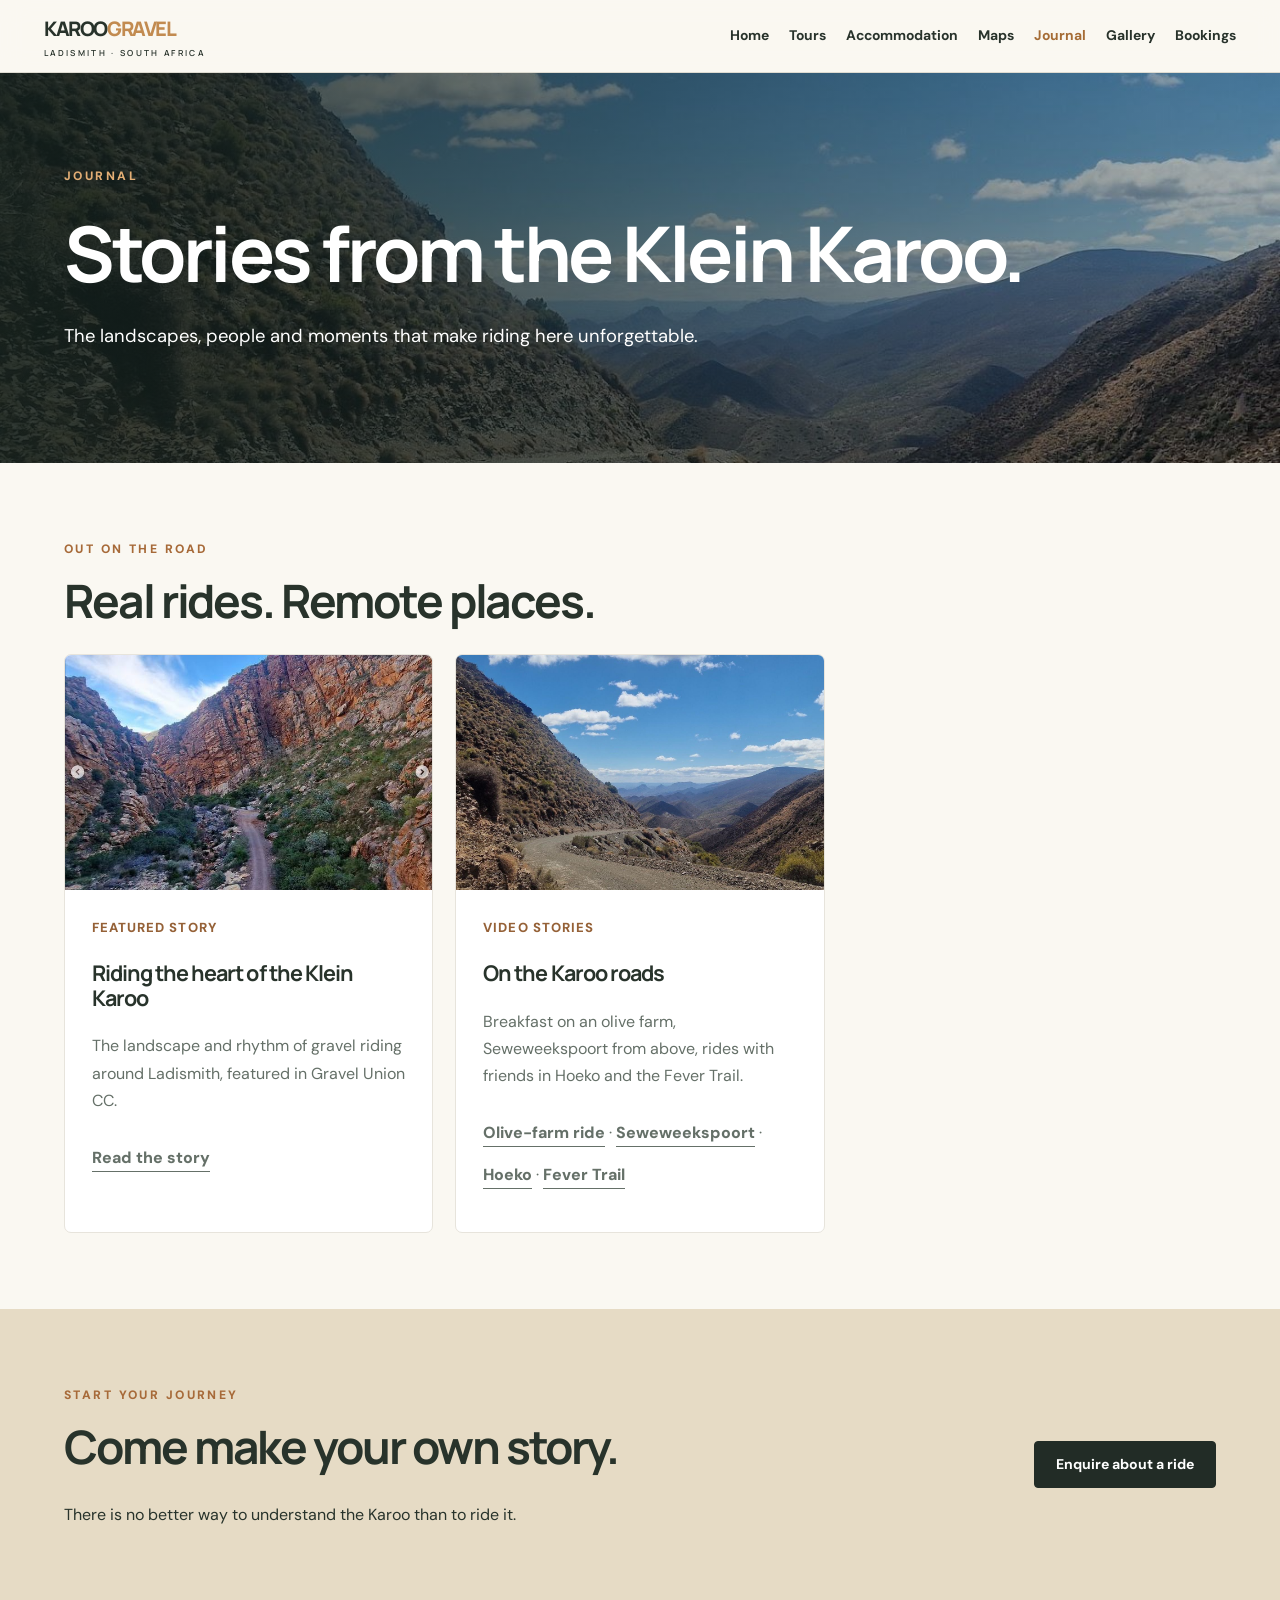
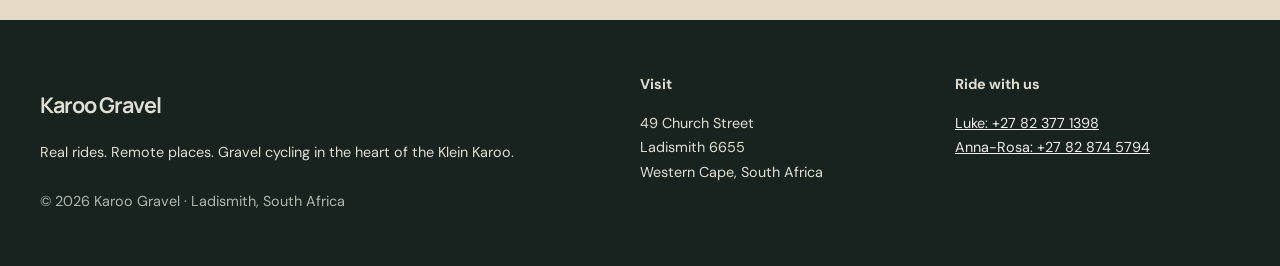
<file: journal/index.html>
<!doctype html><html lang="en"><head><meta charset="utf-8"><meta name="viewport" content="width=device-width,initial-scale=1"><meta name="description" content="Guided gravel cycling in the Klein Karoo, South Africa."><meta name="theme-color" content="#222c26"><title>Karoo Gravel Journal | Karoo Gravel</title><link rel="stylesheet" href="../assets/style.css"/><link rel="icon" href="../assets/favicon.svg"/></head><body><header><nav><a class="logo" href="../index.html">KAROO<span>GRAVEL</span><small style="display:block;font-size:.52rem;letter-spacing:.28em;font-weight:600">LADISMITH · SOUTH AFRICA</small></a><button class="mobile-toggle" aria-label="Toggle navigation" aria-expanded="false" onclick="let x=document.querySelector('.links');x.classList.toggle('open');this.setAttribute('aria-expanded',x.classList.contains('open'))">☰</button><div class="links"><a class="" href="../index.html">Home</a><a class="" href="../tours/">Tours</a><a class="" href="../accommodation/">Accommodation</a><a class="" href="../maps/">Maps</a><a class="active" href="../journal/">Journal</a><a class="" href="../gallery/">Gallery</a><a class="" href="../bookings/">Bookings</a></div></nav></header><section class="hero compact" style="--hero:url('./photos/roads.jpg')"><div class="inner"><div class="eyebrow">Journal</div><h1>Stories from the Klein Karoo.</h1><p>The landscapes, people and moments that make riding here unforgettable.</p></div></section><section class="wrap"><div class="eyebrow">Out on the road</div><h2>Real rides. Remote places.</h2><div class="cardgrid"><article class="card"><div class="photo"><img src="../assets/photos/story.jpg" alt="Photograph from a Klein Karoo gravel ride"></div><div class="body"><div class="meta">Featured story</div><h3>Riding the heart of the Klein Karoo</h3><p>The landscape and rhythm of gravel riding around Ladismith, featured in Gravel Union CC.</p><p><a class="more" href="https://gravelunion.cc/article/gravel-inspiration-riding-the-heart-of-the-klein-karoo">Read the story</a></p></div></article><article class="card"><div class="photo"><img src="../assets/photos/roads.jpg" alt="Gravel road in the Klein Karoo"></div><div class="body"><div class="meta">Video stories</div><h3>On the Karoo roads</h3><p>Breakfast on an olive farm, Seweweekspoort from above, rides with friends in Hoeko and the Fever Trail.</p><p><a class="more" href="https://youtu.be/G8aORUQMQwg">Olive-farm ride</a> · <a class="more" href="https://youtu.be/Nv9GH6rdVEA">Seweweekspoort</a> · <a class="more" href="https://youtu.be/LtQlyz77vPo">Hoeko</a> · <a class="more" href="https://youtu.be/ZauKeM12Buo">Fever Trail</a></p></div></article></div></section><section class="cta"><div class="wrap"><div><div class="eyebrow">Start your journey</div><h2>Come make your own story.</h2><p>There is no better way to understand the Karoo than to ride it.</p></div><a class="btn" href="../bookings/">Enquire about a ride</a></div></section><footer><div class="foot"><div><h3>Karoo Gravel</h3><p>Real rides. Remote places. Gravel cycling in the heart of the Klein Karoo.</p><div class="mini">© 2026 Karoo Gravel · Ladismith, South Africa</div></div><div><strong>Visit</strong><p>49 Church Street<br>Ladismith 6655<br>Western Cape, South Africa</p></div><div><strong>Ride with us</strong><p><a href="https://wa.me/27823771398">Luke: +27 82 377 1398</a><br><a href="https://wa.me/27828745794">Anna-Rosa: +27 82 874 5794</a></p></div></div></footer></body></html>
</file>
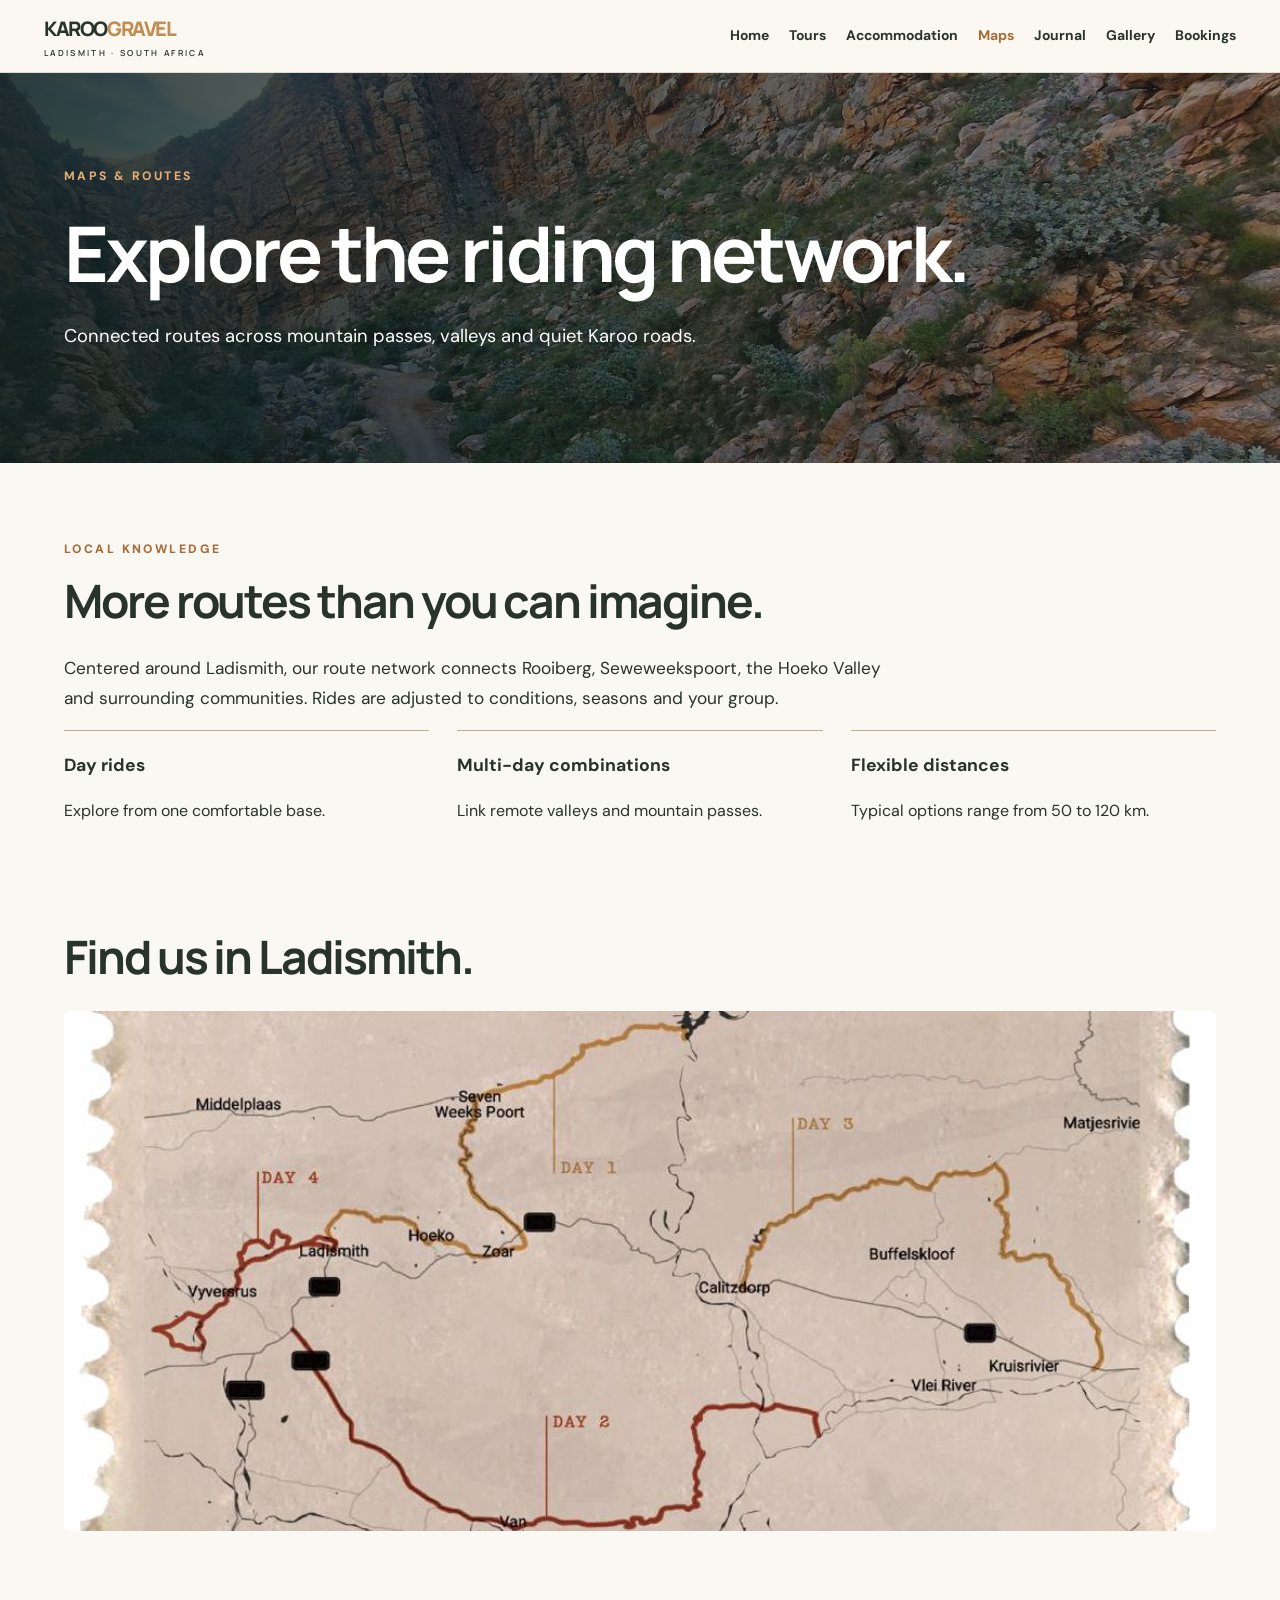
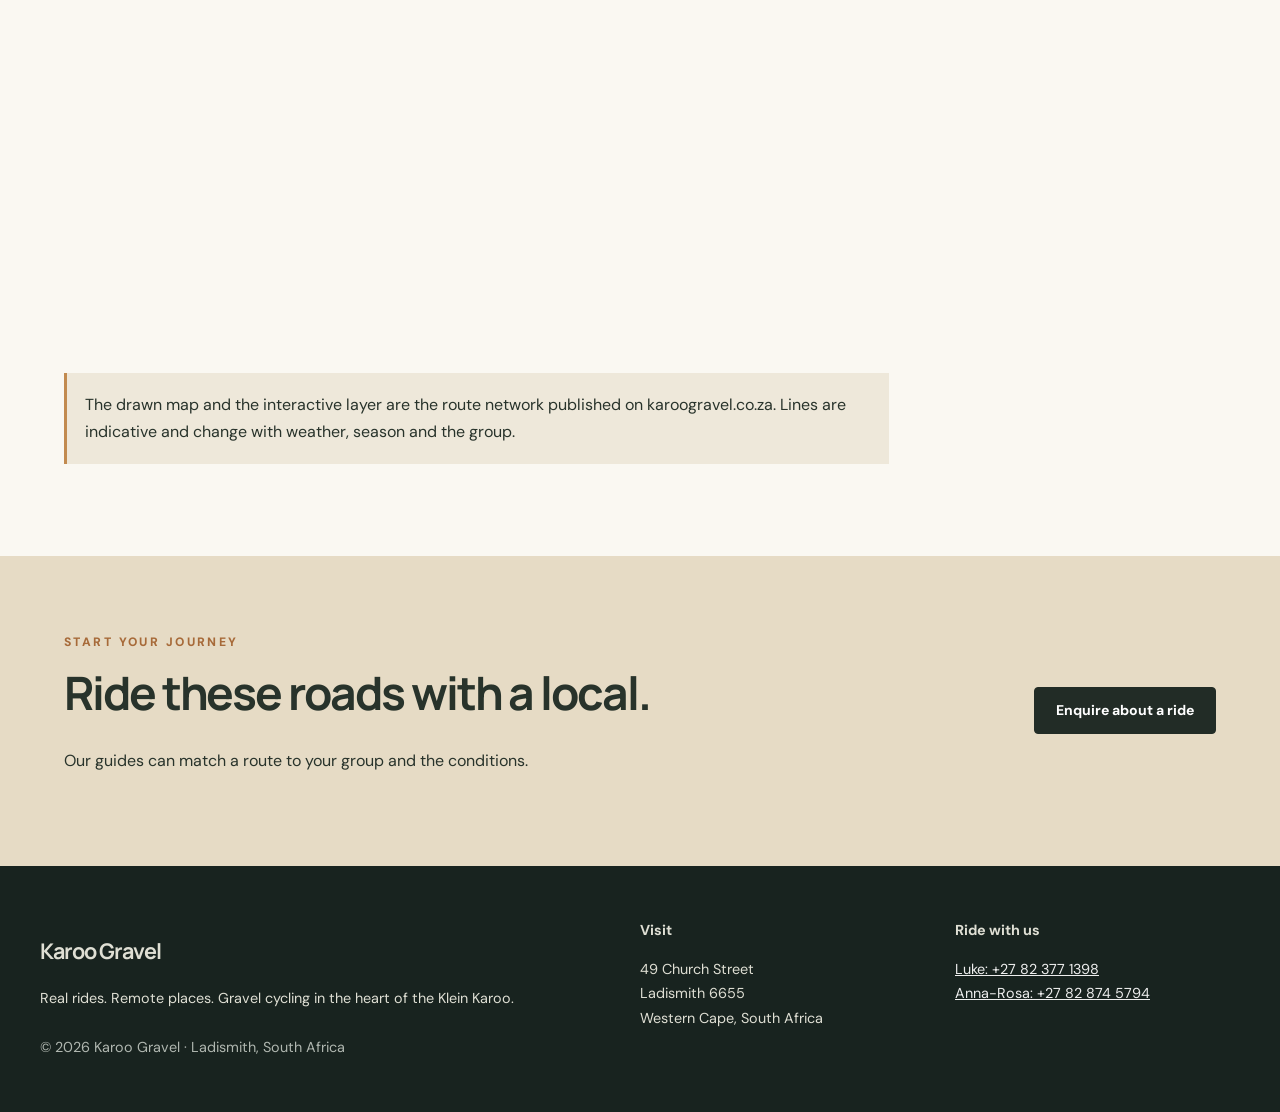
<file: maps/index.html>
<!doctype html><html lang="en"><head><meta charset="utf-8"><meta name="viewport" content="width=device-width,initial-scale=1"><meta name="description" content="Guided gravel cycling in the Klein Karoo, South Africa."><meta name="theme-color" content="#222c26"><title>Gravel Riding Maps | Karoo Gravel</title><link rel="stylesheet" href="../assets/style.css"/><link rel="icon" href="../assets/favicon.svg"/></head><body><header><nav><a class="logo" href="../index.html">KAROO<span>GRAVEL</span><small style="display:block;font-size:.52rem;letter-spacing:.28em;font-weight:600">LADISMITH · SOUTH AFRICA</small></a><button class="mobile-toggle" aria-label="Toggle navigation" aria-expanded="false" onclick="let x=document.querySelector('.links');x.classList.toggle('open');this.setAttribute('aria-expanded',x.classList.contains('open'))">☰</button><div class="links"><a class="" href="../index.html">Home</a><a class="" href="../tours/">Tours</a><a class="" href="../accommodation/">Accommodation</a><a class="active" href="../maps/">Maps</a><a class="" href="../journal/">Journal</a><a class="" href="../gallery/">Gallery</a><a class="" href="../bookings/">Bookings</a></div></nav></header><section class="hero compact" style="--hero:url('./photos/intro.jpg')"><div class="inner"><div class="eyebrow">Maps & routes</div><h1>Explore the riding network.</h1><p>Connected routes across mountain passes, valleys and quiet Karoo roads.</p></div></section><section class="wrap"><div class="eyebrow">Local knowledge</div><h2>More routes than you can imagine.</h2><p class="prose">Centered around Ladismith, our route network connects Rooiberg, Seweweekspoort, the Hoeko Valley and surrounding communities. Rides are adjusted to conditions, seasons and your group.</p><div class="pillgrid"><div class="pill"><strong>Day rides</strong><p>Explore from one comfortable base.</p></div><div class="pill"><strong>Multi-day combinations</strong><p>Link remote valleys and mountain passes.</p></div><div class="pill"><strong>Flexible distances</strong><p>Typical options range from 50 to 120 km.</p></div></div><h2 style="margin-top:70px">Find us in Ladismith.</h2><img class="mapphoto" src="../assets/photos/route-map.jpg" alt="Illustrated map of Klein Karoo day routes around Ladismith"><iframe class="map" loading="lazy" title="Map of Ladismith, South Africa" src="https://www.google.com/maps/d/embed?mid=1qouVkYqzD9r73u0Kv9iLUEC0SbvY-OE"></iframe><p class="note">The drawn map and the interactive layer are the route network published on karoogravel.co.za. Lines are indicative and change with weather, season and the group.</p></section><section class="cta"><div class="wrap"><div><div class="eyebrow">Start your journey</div><h2>Ride these roads with a local.</h2><p>Our guides can match a route to your group and the conditions.</p></div><a class="btn" href="../bookings/">Enquire about a ride</a></div></section><footer><div class="foot"><div><h3>Karoo Gravel</h3><p>Real rides. Remote places. Gravel cycling in the heart of the Klein Karoo.</p><div class="mini">© 2026 Karoo Gravel · Ladismith, South Africa</div></div><div><strong>Visit</strong><p>49 Church Street<br>Ladismith 6655<br>Western Cape, South Africa</p></div><div><strong>Ride with us</strong><p><a href="https://wa.me/27823771398">Luke: +27 82 377 1398</a><br><a href="https://wa.me/27828745794">Anna-Rosa: +27 82 874 5794</a></p></div></div></footer></body></html>
</file>
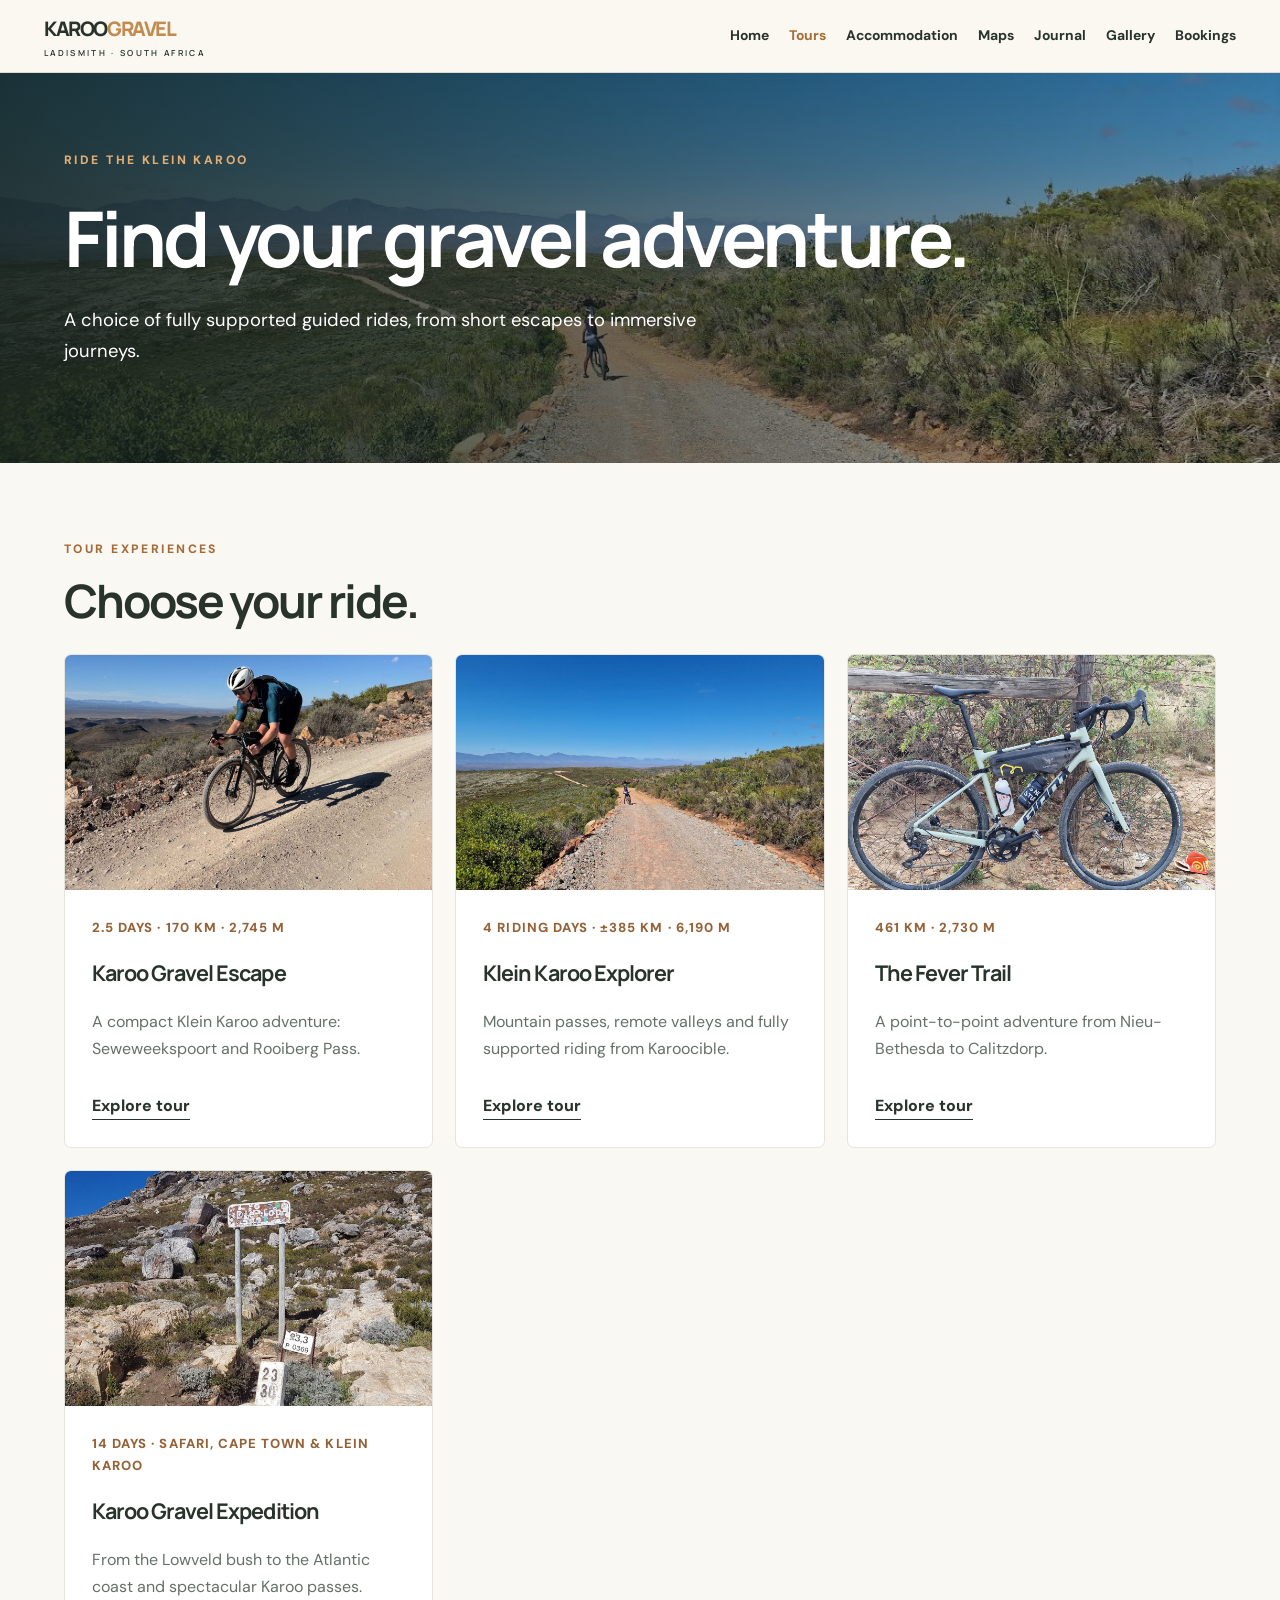
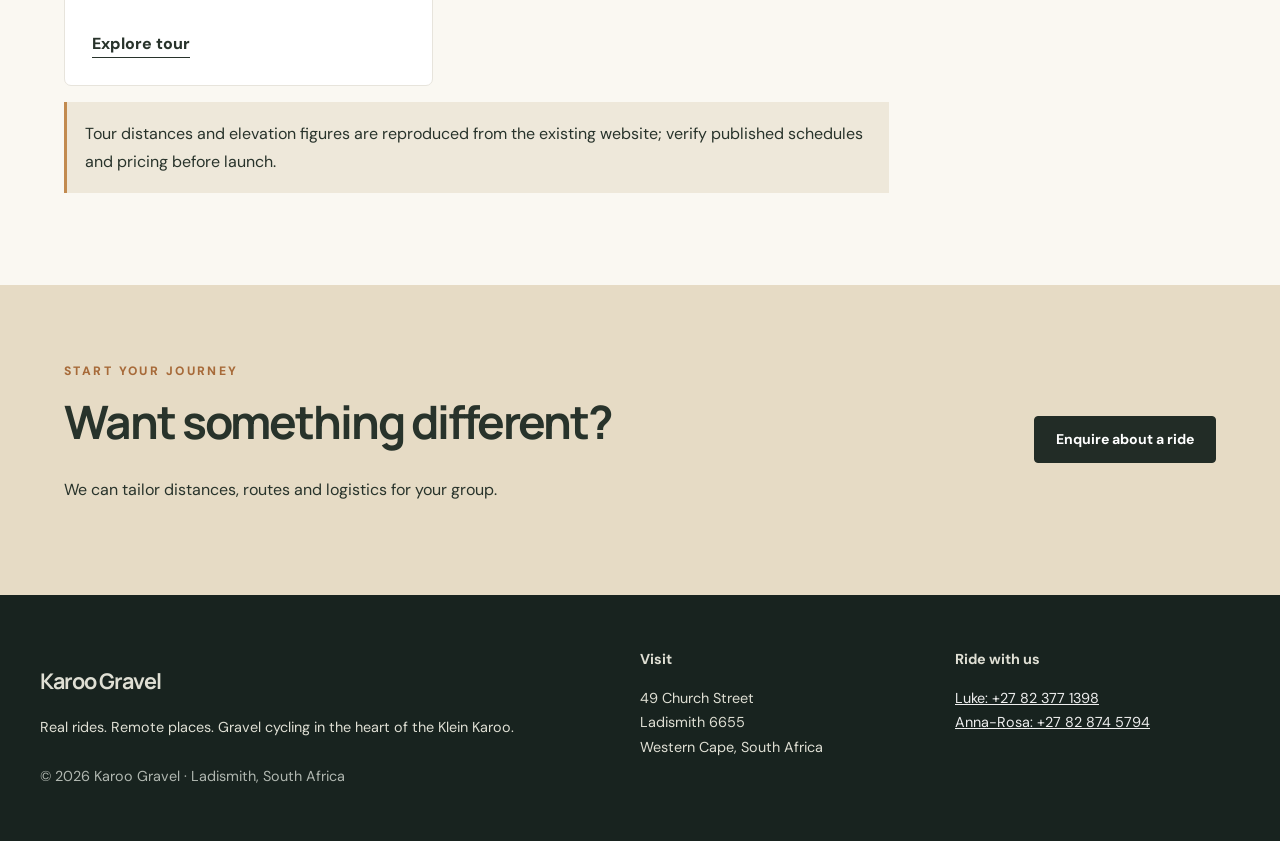
<file: tours/index.html>
<!doctype html><html lang="en"><head><meta charset="utf-8"><meta name="viewport" content="width=device-width,initial-scale=1"><meta name="description" content="Guided gravel cycling in the Klein Karoo, South Africa."><meta name="theme-color" content="#222c26"><title>Our Tours | Karoo Gravel</title><link rel="stylesheet" href="../assets/style.css"/><link rel="icon" href="../assets/favicon.svg"/></head><body><header><nav><a class="logo" href="../index.html">KAROO<span>GRAVEL</span><small style="display:block;font-size:.52rem;letter-spacing:.28em;font-weight:600">LADISMITH · SOUTH AFRICA</small></a><button class="mobile-toggle" aria-label="Toggle navigation" aria-expanded="false" onclick="let x=document.querySelector('.links');x.classList.toggle('open');this.setAttribute('aria-expanded',x.classList.contains('open'))">☰</button><div class="links"><a class="" href="../index.html">Home</a><a class="active" href="../tours/">Tours</a><a class="" href="../accommodation/">Accommodation</a><a class="" href="../maps/">Maps</a><a class="" href="../journal/">Journal</a><a class="" href="../gallery/">Gallery</a><a class="" href="../bookings/">Bookings</a></div></nav></header><section class="hero compact" style="--hero:url('./photos/explorer.jpg')"><div class="inner"><div class="eyebrow">Ride the Klein Karoo</div><h1>Find your gravel adventure.</h1><p>A choice of fully supported guided rides, from short escapes to immersive journeys.</p></div></section><section class="wrap"><div class="eyebrow">Tour experiences</div><h2>Choose your ride.</h2><div class="cardgrid"><article class="card"><div class="photo"><img src="../assets/photos/escape.jpg" alt="Rider descending a Klein Karoo gravel road"></div><div class="body"><div class="meta">2.5 days · 170 km · 2,745 m</div><h3>Karoo Gravel Escape</h3><p>A compact Klein Karoo adventure: Seweweekspoort and Rooiberg Pass.</p><a class="more" href="../tours/karoo-gravel-escape/">Explore tour</a></div></article><article class="card"><div class="photo"><img src="../assets/photos/explorer.jpg" alt="Rider on a red gravel road toward the mountains"></div><div class="body"><div class="meta">4 riding days · ±385 km · 6,190 m</div><h3>Klein Karoo Explorer</h3><p>Mountain passes, remote valleys and fully supported riding from Karoocible.</p><a class="more" href="../tours/klein-karoo-explorer/">Explore tour</a></div></article><article class="card"><div class="photo"><img src="../assets/photos/fever.jpg" alt="Landscape from the Fever Trail"></div><div class="body"><div class="meta">461 km · 2,730 m</div><h3>The Fever Trail</h3><p>A point-to-point adventure from Nieu-Bethesda to Calitzdorp.</p><a class="more" href="../tours/the-fever-trail/">Explore tour</a></div></article><article class="card"><div class="photo"><img src="../assets/photos/expedition.jpg" alt="Pass marker on a Klein Karoo climb"></div><div class="body"><div class="meta">14 days · Safari, Cape Town & Klein Karoo</div><h3>Karoo Gravel Expedition</h3><p>From the Lowveld bush to the Atlantic coast and spectacular Karoo passes.</p><a class="more" href="../tours/karoo-gravel-expedition/">Explore tour</a></div></article></div><p class="note">Tour distances and elevation figures are reproduced from the existing website; verify published schedules and pricing before launch.</p></section><section class="cta"><div class="wrap"><div><div class="eyebrow">Start your journey</div><h2>Want something different?</h2><p>We can tailor distances, routes and logistics for your group.</p></div><a class="btn" href="../bookings/">Enquire about a ride</a></div></section><footer><div class="foot"><div><h3>Karoo Gravel</h3><p>Real rides. Remote places. Gravel cycling in the heart of the Klein Karoo.</p><div class="mini">© 2026 Karoo Gravel · Ladismith, South Africa</div></div><div><strong>Visit</strong><p>49 Church Street<br>Ladismith 6655<br>Western Cape, South Africa</p></div><div><strong>Ride with us</strong><p><a href="https://wa.me/27823771398">Luke: +27 82 377 1398</a><br><a href="https://wa.me/27828745794">Anna-Rosa: +27 82 874 5794</a></p></div></div></footer></body></html>
</file>
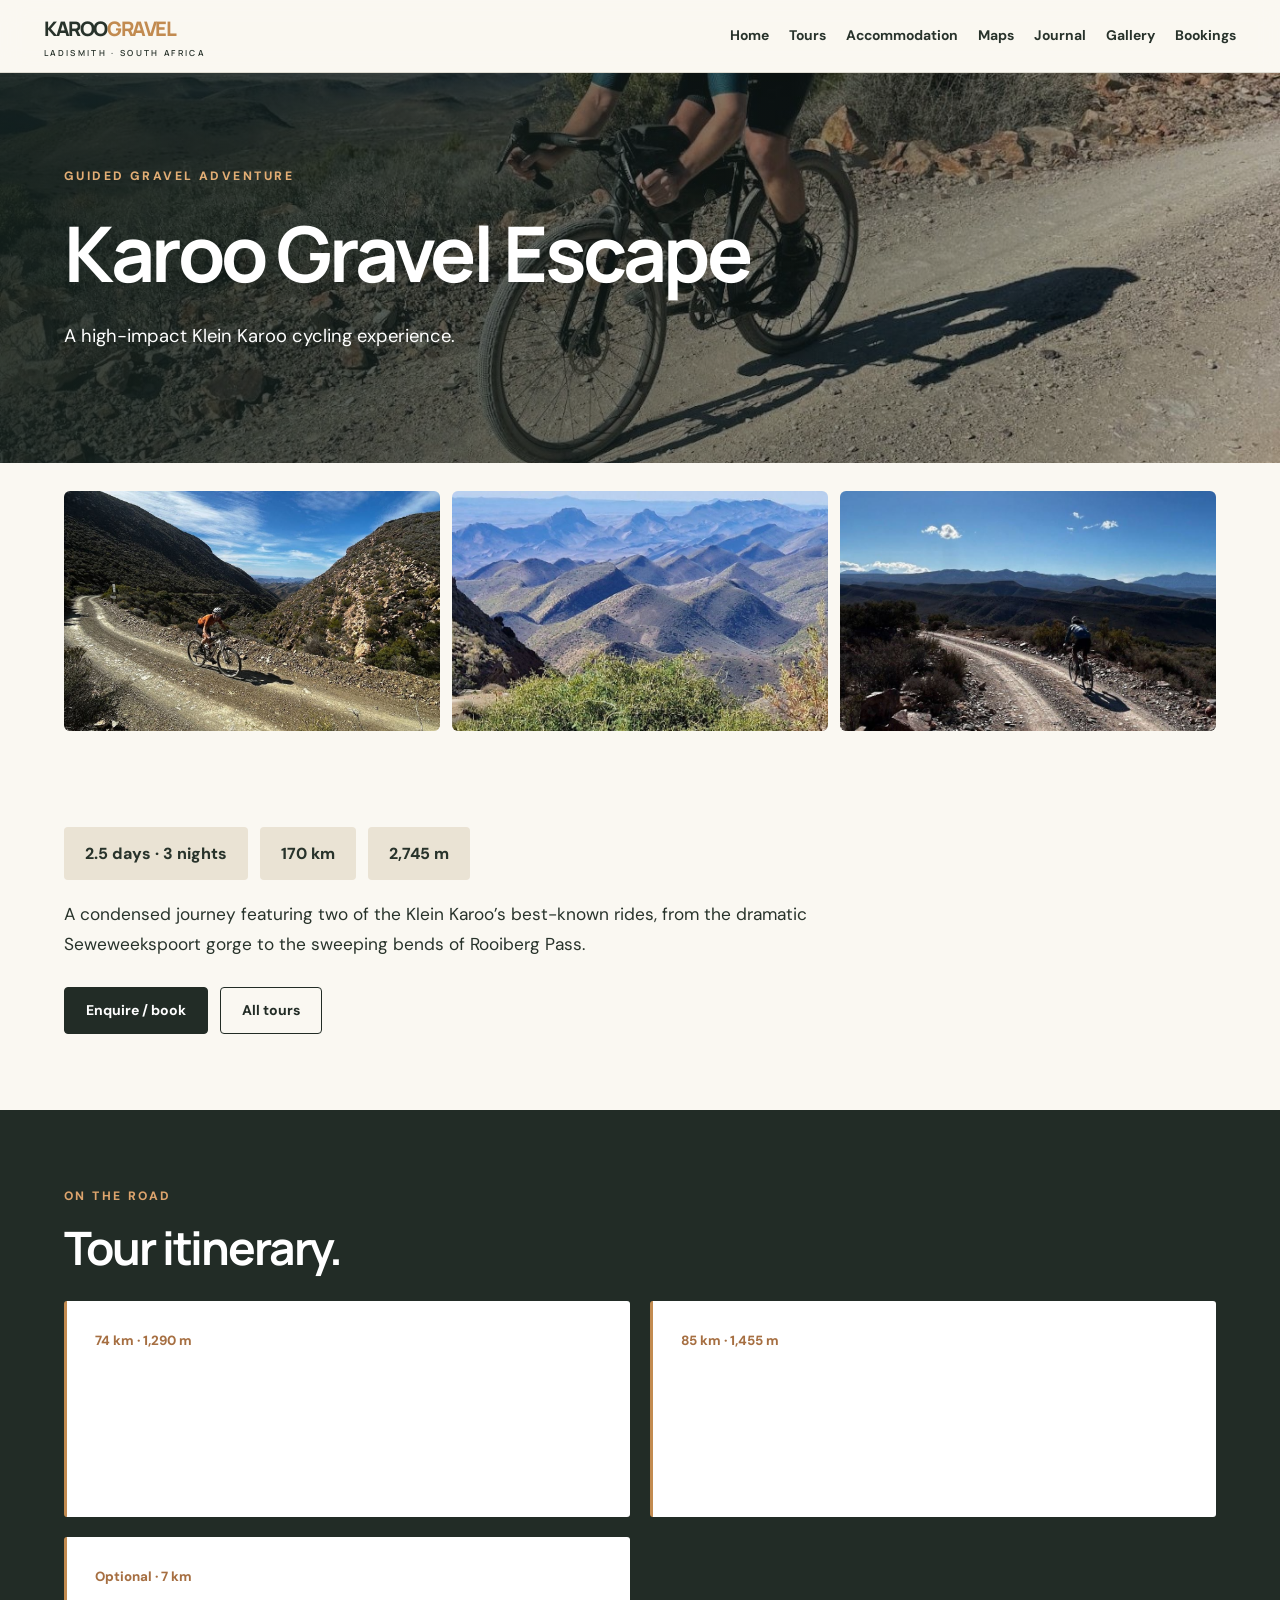
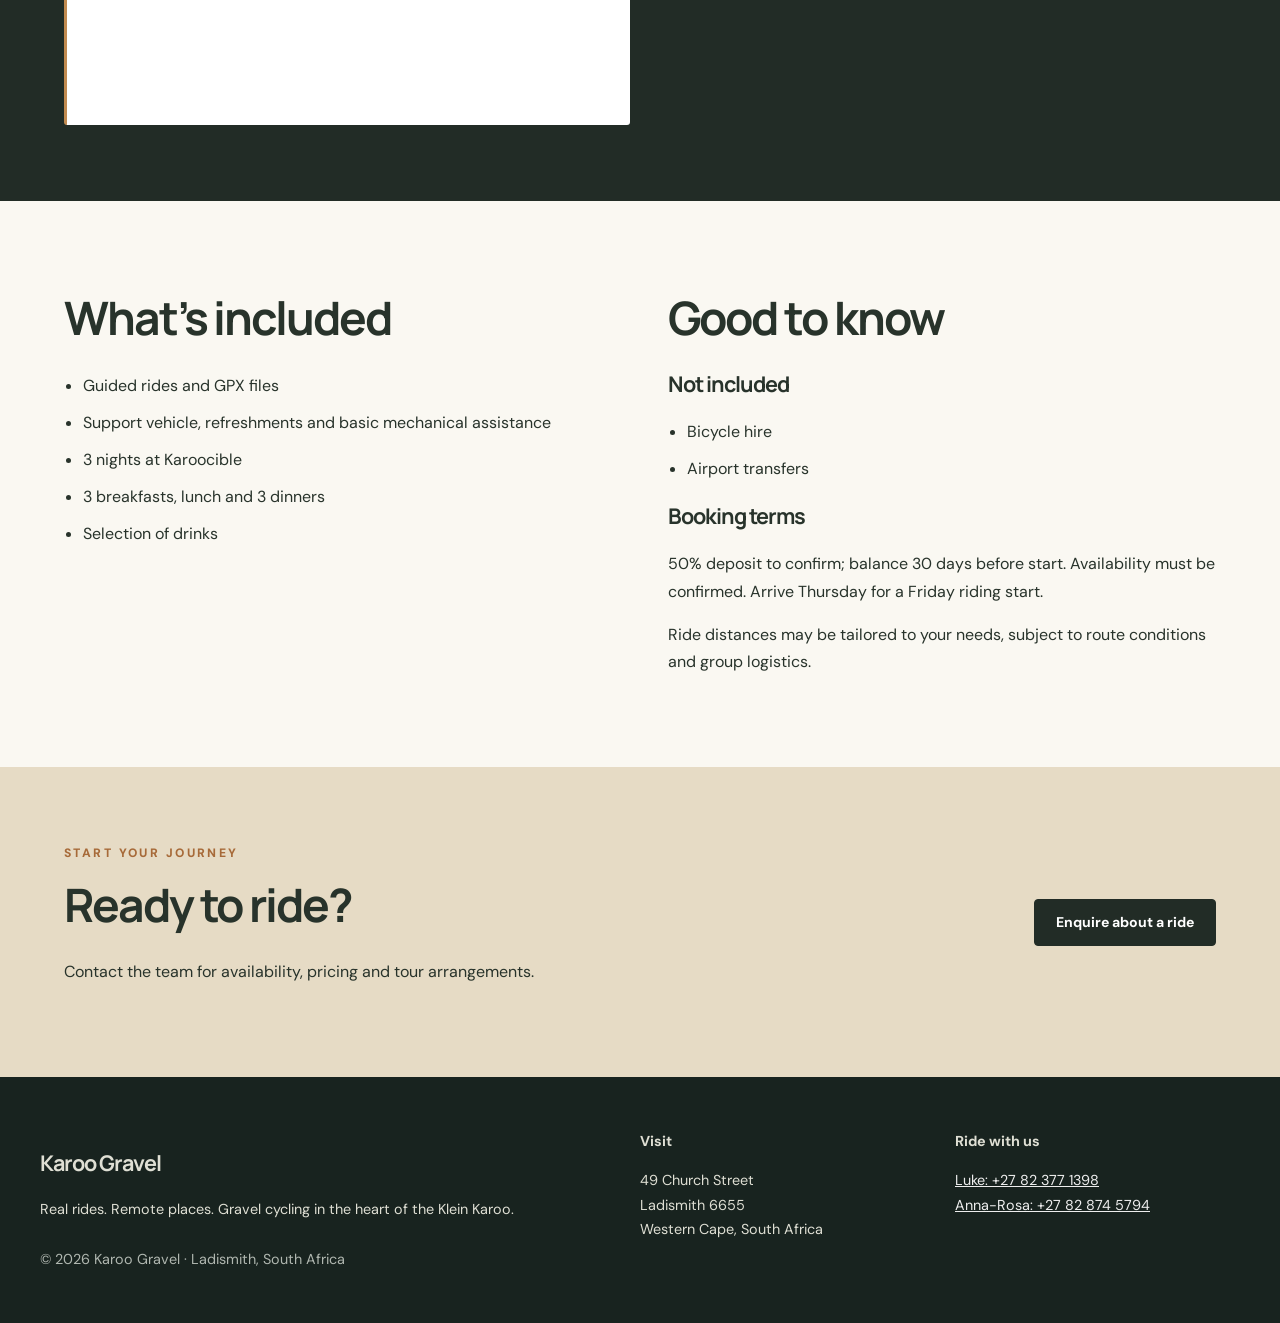
<file: tours/karoo-gravel-escape/index.html>
<!doctype html><html lang="en"><head><meta charset="utf-8"><meta name="viewport" content="width=device-width,initial-scale=1"><meta name="description" content="Karoo Gravel Escape guided gravel cycling experience in South Africa."><meta name="theme-color" content="#222c26"><title>Karoo Gravel Escape | Karoo Gravel</title><link rel="stylesheet" href="../../assets/style.css"/><link rel="icon" href="../../assets/favicon.svg"/></head><body><header><nav><a class="logo" href="../../index.html">KAROO<span>GRAVEL</span><small style="display:block;font-size:.52rem;letter-spacing:.28em;font-weight:600">LADISMITH · SOUTH AFRICA</small></a><button class="mobile-toggle" aria-label="Toggle navigation" aria-expanded="false" onclick="let x=document.querySelector('.links');x.classList.toggle('open');this.setAttribute('aria-expanded',x.classList.contains('open'))">☰</button><div class="links"><a href="../../index.html">Home</a><a href="../../tours/">Tours</a><a href="../../accommodation/">Accommodation</a><a href="../../maps/">Maps</a><a href="../../journal/">Journal</a><a href="../../gallery/">Gallery</a><a href="../../bookings/">Bookings</a></div></nav></header><section class="hero compact" style="--hero:url('./photos/escape.jpg')"><div class="inner"><div class="eyebrow">Guided gravel adventure</div><h1>Karoo Gravel Escape</h1><p>A high-impact Klein Karoo cycling experience.</p></div></section><section class="wrap" style="padding-top:28px;padding-bottom:0"><div class="film"><img src="../../assets/photos/922decc5fd77.jpg" alt="Photograph from the current Karoo Gravel site"><img src="../../assets/photos/01b098da192f.jpg" alt="Photograph from the current Karoo Gravel site"><img src="../../assets/photos/8c964784047d.jpg" alt="Photograph from the current Karoo Gravel site"></div></section><section class="wrap"><div class="stats"><div class="stat">2.5 days · 3 nights</div><div class="stat">170 km</div><div class="stat">2,745 m</div></div><p class="prose">A condensed journey featuring two of the Klein Karoo’s best-known rides, from the dramatic Seweweekspoort gorge to the sweeping bends of Rooiberg Pass.</p><div class="actions"><a class="btn" href="../../bookings/">Enquire / book</a><a class="btn alt" href="../../tours/">All tours</a></div></section><section class="band"><div class="wrap"><div class="eyebrow">On the road</div><h2>Tour itinerary.</h2><div class="steps"><article class="step"><small>74 km · 1,290 m</small><h3>Day 1 | Bosluyskloof &amp; Seweweekspoort</h3><p>Shuttle to Bosluyskloof Pass and ride through Seweweekspoort and Hoeko Valley to Ladismith.</p></article><article class="step"><small>85 km · 1,455 m</small><h3>Day 2 | Rooiberg Pass &amp; Van Wyksdorp</h3><p>Climb Rooiberg Pass, descend toward Calitzdorp and finish with local wine tasting.</p></article><article class="step"><small>Optional · 7 km</small><h3>Day 3 | Ladismith heritage ride</h3><p>A relaxed architectural tour of Ladismith.</p></article></div></div></section><section class="wrap split"><div><h2>What’s included</h2><ul class="list"><li>Guided rides and GPX files</li><li>Support vehicle, refreshments and basic mechanical assistance</li><li>3 nights at Karoocible</li><li>3 breakfasts, lunch and 3 dinners</li><li>Selection of drinks</li></ul></div><div><h2>Good to know</h2><h3>Not included</h3><ul class="list"><li>Bicycle hire</li><li>Airport transfers</li></ul><h3>Booking terms</h3><p>50% deposit to confirm; balance 30 days before start. Availability must be confirmed. Arrive Thursday for a Friday riding start.</p><p>Ride distances may be tailored to your needs, subject to route conditions and group logistics.</p></div></section><section class="cta"><div class="wrap"><div><div class="eyebrow">Start your journey</div><h2>Ready to ride?</h2><p>Contact the team for availability, pricing and tour arrangements.</p></div><a class="btn" href="../../bookings/">Enquire about a ride</a></div></section><footer><div class="foot"><div><h3>Karoo Gravel</h3><p>Real rides. Remote places. Gravel cycling in the heart of the Klein Karoo.</p><div class="mini">© 2026 Karoo Gravel · Ladismith, South Africa</div></div><div><strong>Visit</strong><p>49 Church Street<br>Ladismith 6655<br>Western Cape, South Africa</p></div><div><strong>Ride with us</strong><p><a href="https://wa.me/27823771398">Luke: +27 82 377 1398</a><br><a href="https://wa.me/27828745794">Anna-Rosa: +27 82 874 5794</a></p></div></div></footer></body></html>
</file>
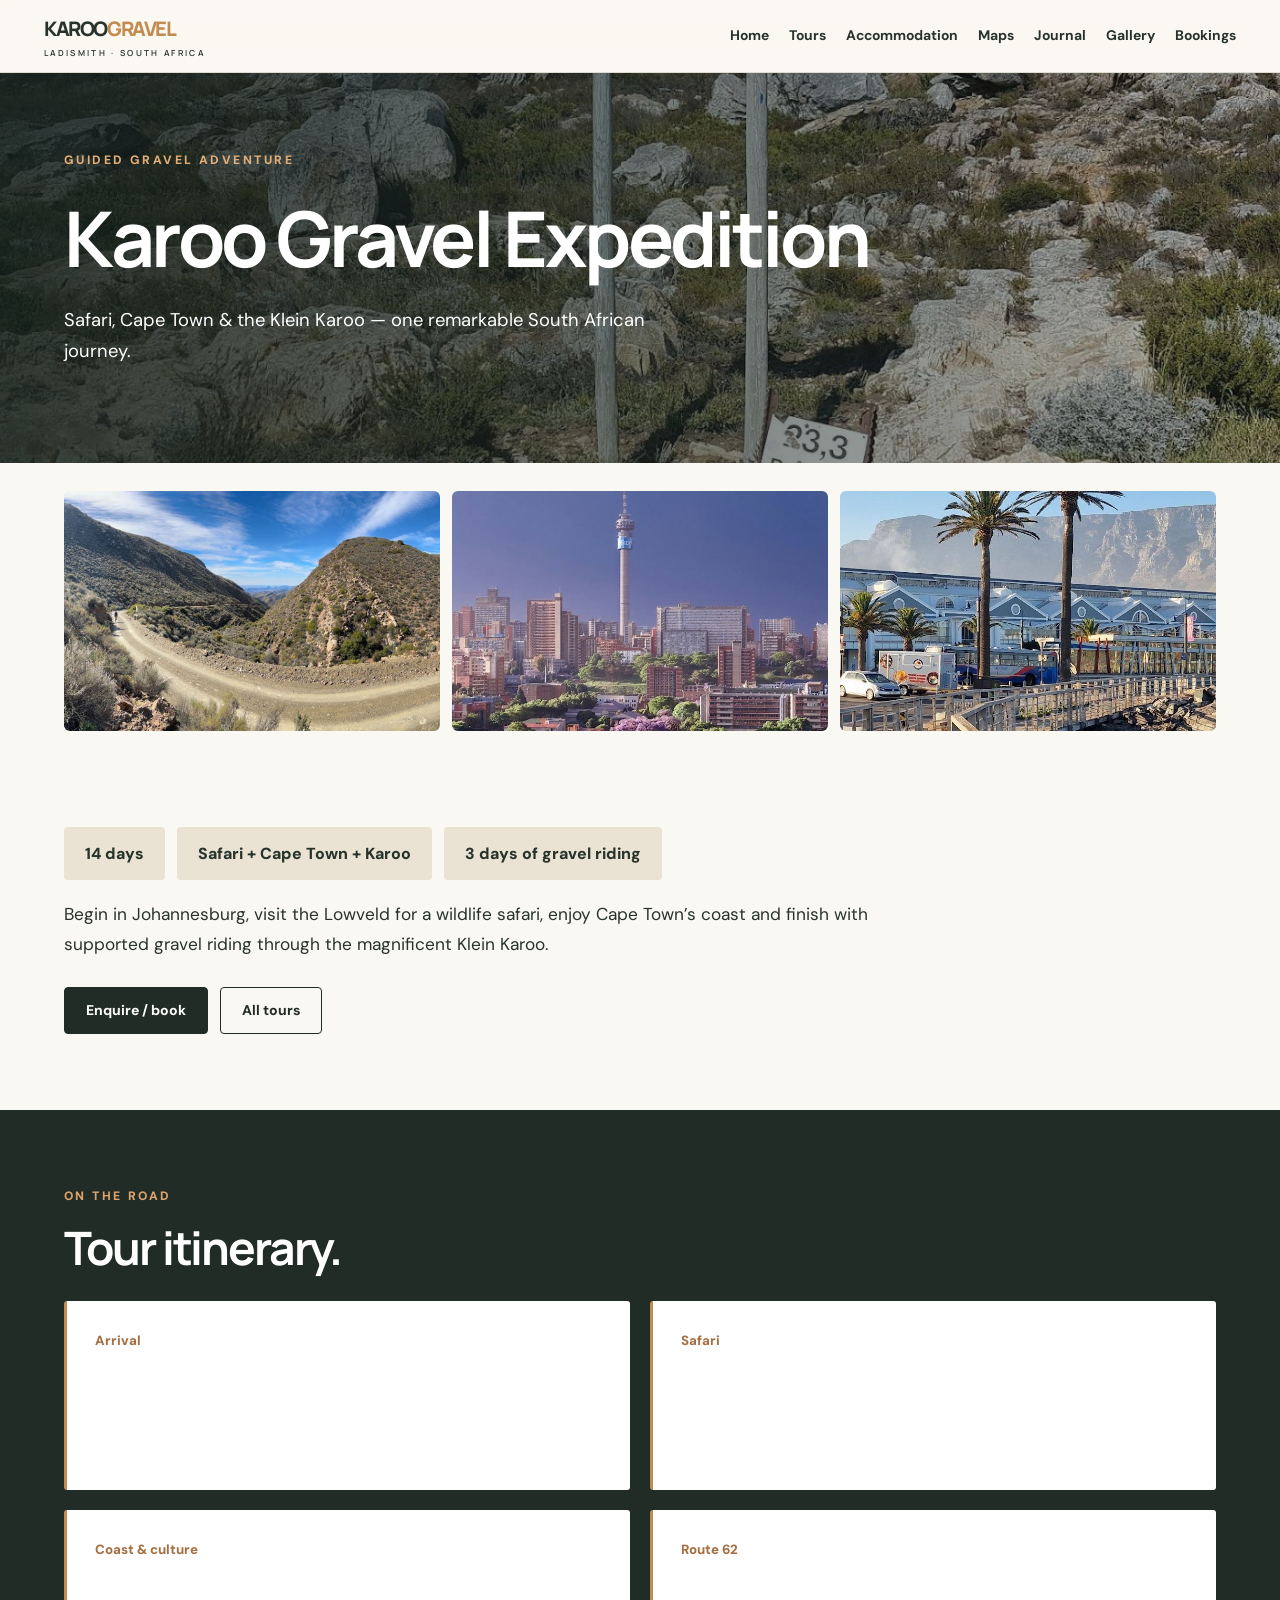
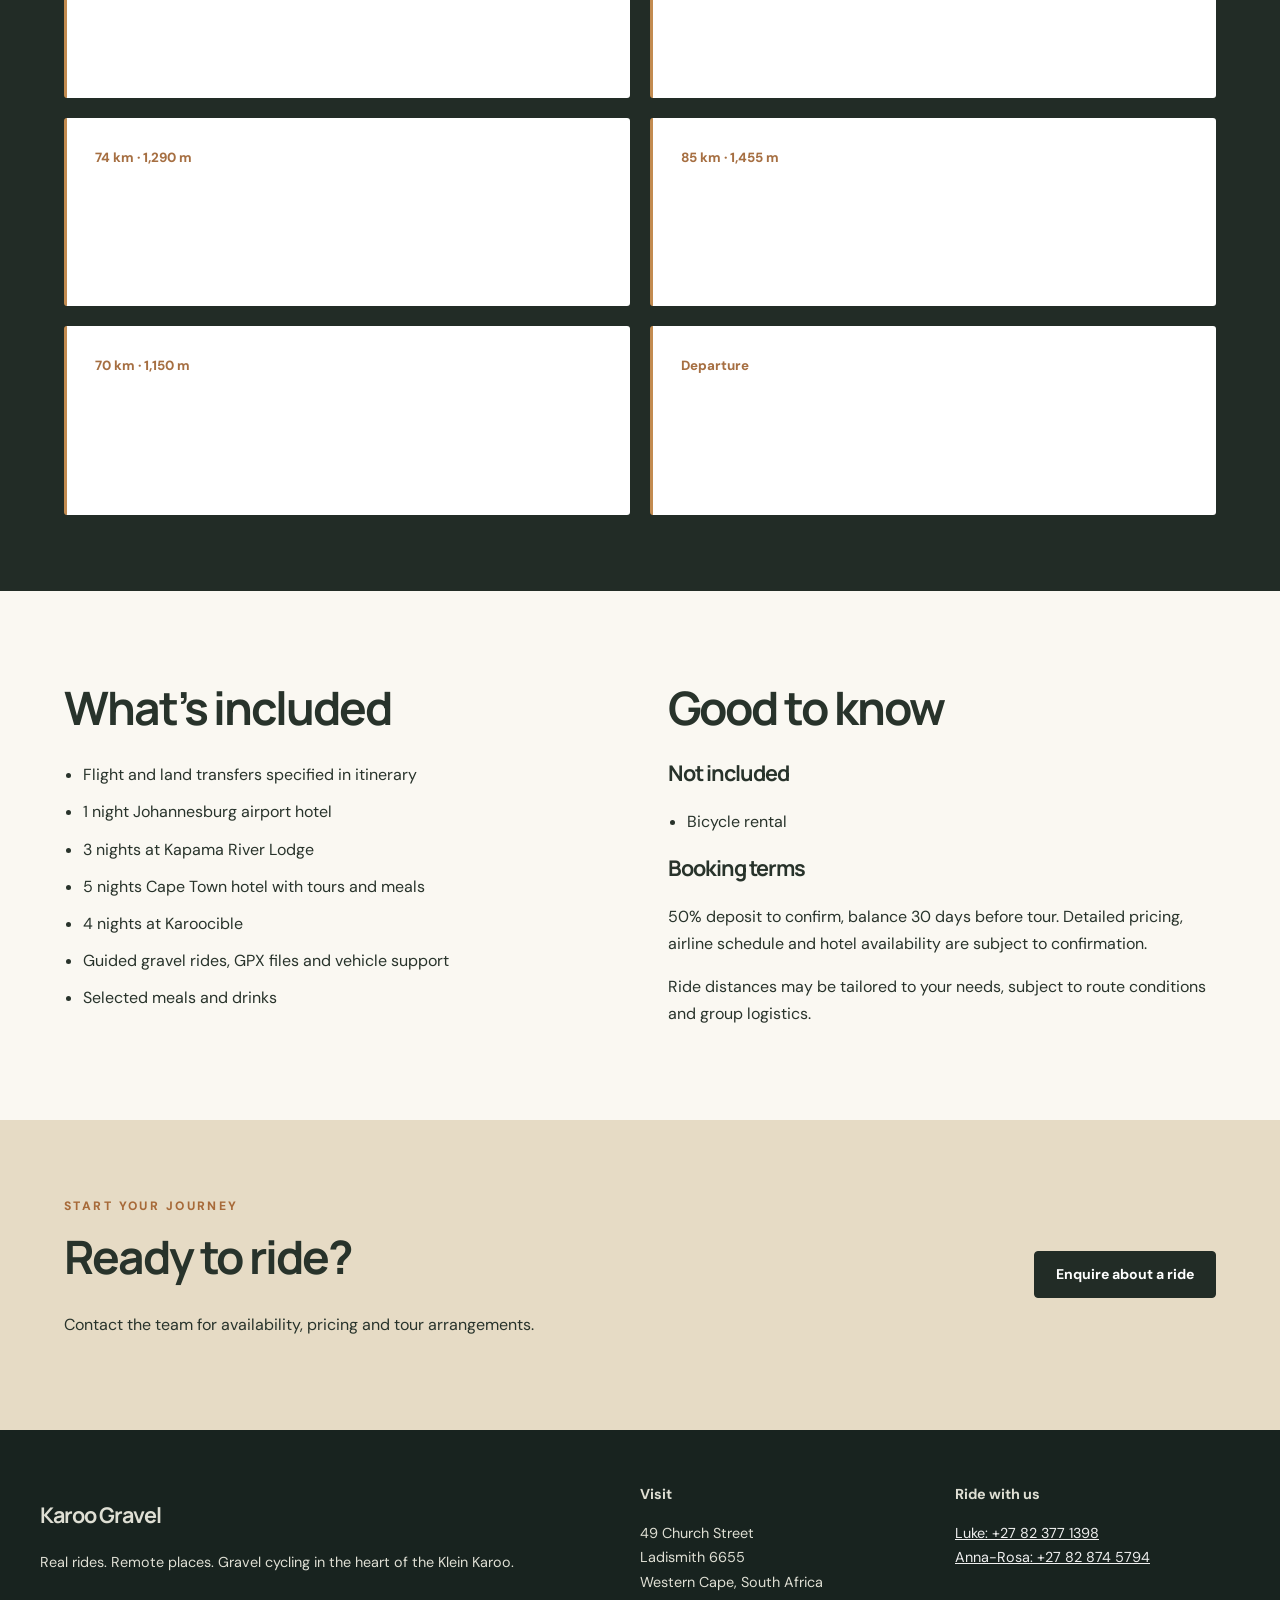
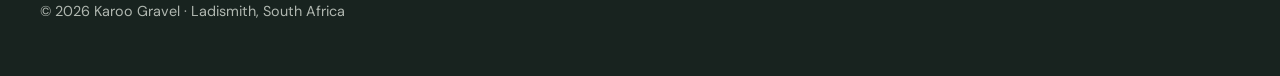
<file: tours/karoo-gravel-expedition/index.html>
<!doctype html><html lang="en"><head><meta charset="utf-8"><meta name="viewport" content="width=device-width,initial-scale=1"><meta name="description" content="Karoo Gravel Expedition guided gravel cycling experience in South Africa."><meta name="theme-color" content="#222c26"><title>Karoo Gravel Expedition | Karoo Gravel</title><link rel="stylesheet" href="../../assets/style.css"/><link rel="icon" href="../../assets/favicon.svg"/></head><body><header><nav><a class="logo" href="../../index.html">KAROO<span>GRAVEL</span><small style="display:block;font-size:.52rem;letter-spacing:.28em;font-weight:600">LADISMITH · SOUTH AFRICA</small></a><button class="mobile-toggle" aria-label="Toggle navigation" aria-expanded="false" onclick="let x=document.querySelector('.links');x.classList.toggle('open');this.setAttribute('aria-expanded',x.classList.contains('open'))">☰</button><div class="links"><a href="../../index.html">Home</a><a href="../../tours/">Tours</a><a href="../../accommodation/">Accommodation</a><a href="../../maps/">Maps</a><a href="../../journal/">Journal</a><a href="../../gallery/">Gallery</a><a href="../../bookings/">Bookings</a></div></nav></header><section class="hero compact" style="--hero:url('./photos/expedition.jpg')"><div class="inner"><div class="eyebrow">Guided gravel adventure</div><h1>Karoo Gravel Expedition</h1><p>Safari, Cape Town &amp; the Klein Karoo — one remarkable South African journey.</p></div></section><section class="wrap" style="padding-top:28px;padding-bottom:0"><div class="film"><img src="../../assets/photos/3251269b4bb1.jpg" alt="Photograph from the current Karoo Gravel site"><img src="../../assets/photos/a3eddc4ac146.jpg" alt="Photograph from the current Karoo Gravel site"><img src="../../assets/photos/ffe3b309305a.jpg" alt="Photograph from the current Karoo Gravel site"></div></section><section class="wrap"><div class="stats"><div class="stat">14 days</div><div class="stat">Safari + Cape Town + Karoo</div><div class="stat">3 days of gravel riding</div></div><p class="prose">Begin in Johannesburg, visit the Lowveld for a wildlife safari, enjoy Cape Town’s coast and finish with supported gravel riding through the magnificent Klein Karoo.</p><div class="actions"><a class="btn" href="../../bookings/">Enquire / book</a><a class="btn alt" href="../../tours/">All tours</a></div></section><section class="band"><div class="wrap"><div class="eyebrow">On the road</div><h2>Tour itinerary.</h2><div class="steps"><article class="step"><small>Arrival</small><h3>Day 1 | Johannesburg</h3><p>Airport arrival, overnight and rest.</p></article><article class="step"><small>Safari</small><h3>Days 2–5 | The Lowveld</h3><p>Fly to Hoedspruit for the bushveld and guided game drives.</p></article><article class="step"><small>Coast &amp; culture</small><h3>Days 5–9 | Cape Town</h3><p>Discover Cape Town, the coastline and the city by bicycle.</p></article><article class="step"><small>Route 62</small><h3>Day 10 | Transfer to Ladismith</h3><p>Travel inland to the Klein Karoo.</p></article><article class="step"><small>74 km · 1,290 m</small><h3>Day 11 | Seweweekspoort</h3><p>Ride Bosluyskloof and Seweweekspoort.</p></article><article class="step"><small>85 km · 1,455 m</small><h3>Day 12 | Rooiberg Pass</h3><p>Climb the pass and ride toward Calitzdorp.</p></article><article class="step"><small>70 km · 1,150 m</small><h3>Day 13 | Swartberg foothills</h3><p>Ride Groenfontein Valley and finish with a winery visit.</p></article><article class="step"><small>Departure</small><h3>Day 14 | Cape Town transfer</h3><p>Return transfer to Cape Town.</p></article></div></div></section><section class="wrap split"><div><h2>What’s included</h2><ul class="list"><li>Flight and land transfers specified in itinerary</li><li>1 night Johannesburg airport hotel</li><li>3 nights at Kapama River Lodge</li><li>5 nights Cape Town hotel with tours and meals</li><li>4 nights at Karoocible</li><li>Guided gravel rides, GPX files and vehicle support</li><li>Selected meals and drinks</li></ul></div><div><h2>Good to know</h2><h3>Not included</h3><ul class="list"><li>Bicycle rental</li></ul><h3>Booking terms</h3><p>50% deposit to confirm, balance 30 days before tour. Detailed pricing, airline schedule and hotel availability are subject to confirmation.</p><p>Ride distances may be tailored to your needs, subject to route conditions and group logistics.</p></div></section><section class="cta"><div class="wrap"><div><div class="eyebrow">Start your journey</div><h2>Ready to ride?</h2><p>Contact the team for availability, pricing and tour arrangements.</p></div><a class="btn" href="../../bookings/">Enquire about a ride</a></div></section><footer><div class="foot"><div><h3>Karoo Gravel</h3><p>Real rides. Remote places. Gravel cycling in the heart of the Klein Karoo.</p><div class="mini">© 2026 Karoo Gravel · Ladismith, South Africa</div></div><div><strong>Visit</strong><p>49 Church Street<br>Ladismith 6655<br>Western Cape, South Africa</p></div><div><strong>Ride with us</strong><p><a href="https://wa.me/27823771398">Luke: +27 82 377 1398</a><br><a href="https://wa.me/27828745794">Anna-Rosa: +27 82 874 5794</a></p></div></div></footer></body></html>
</file>
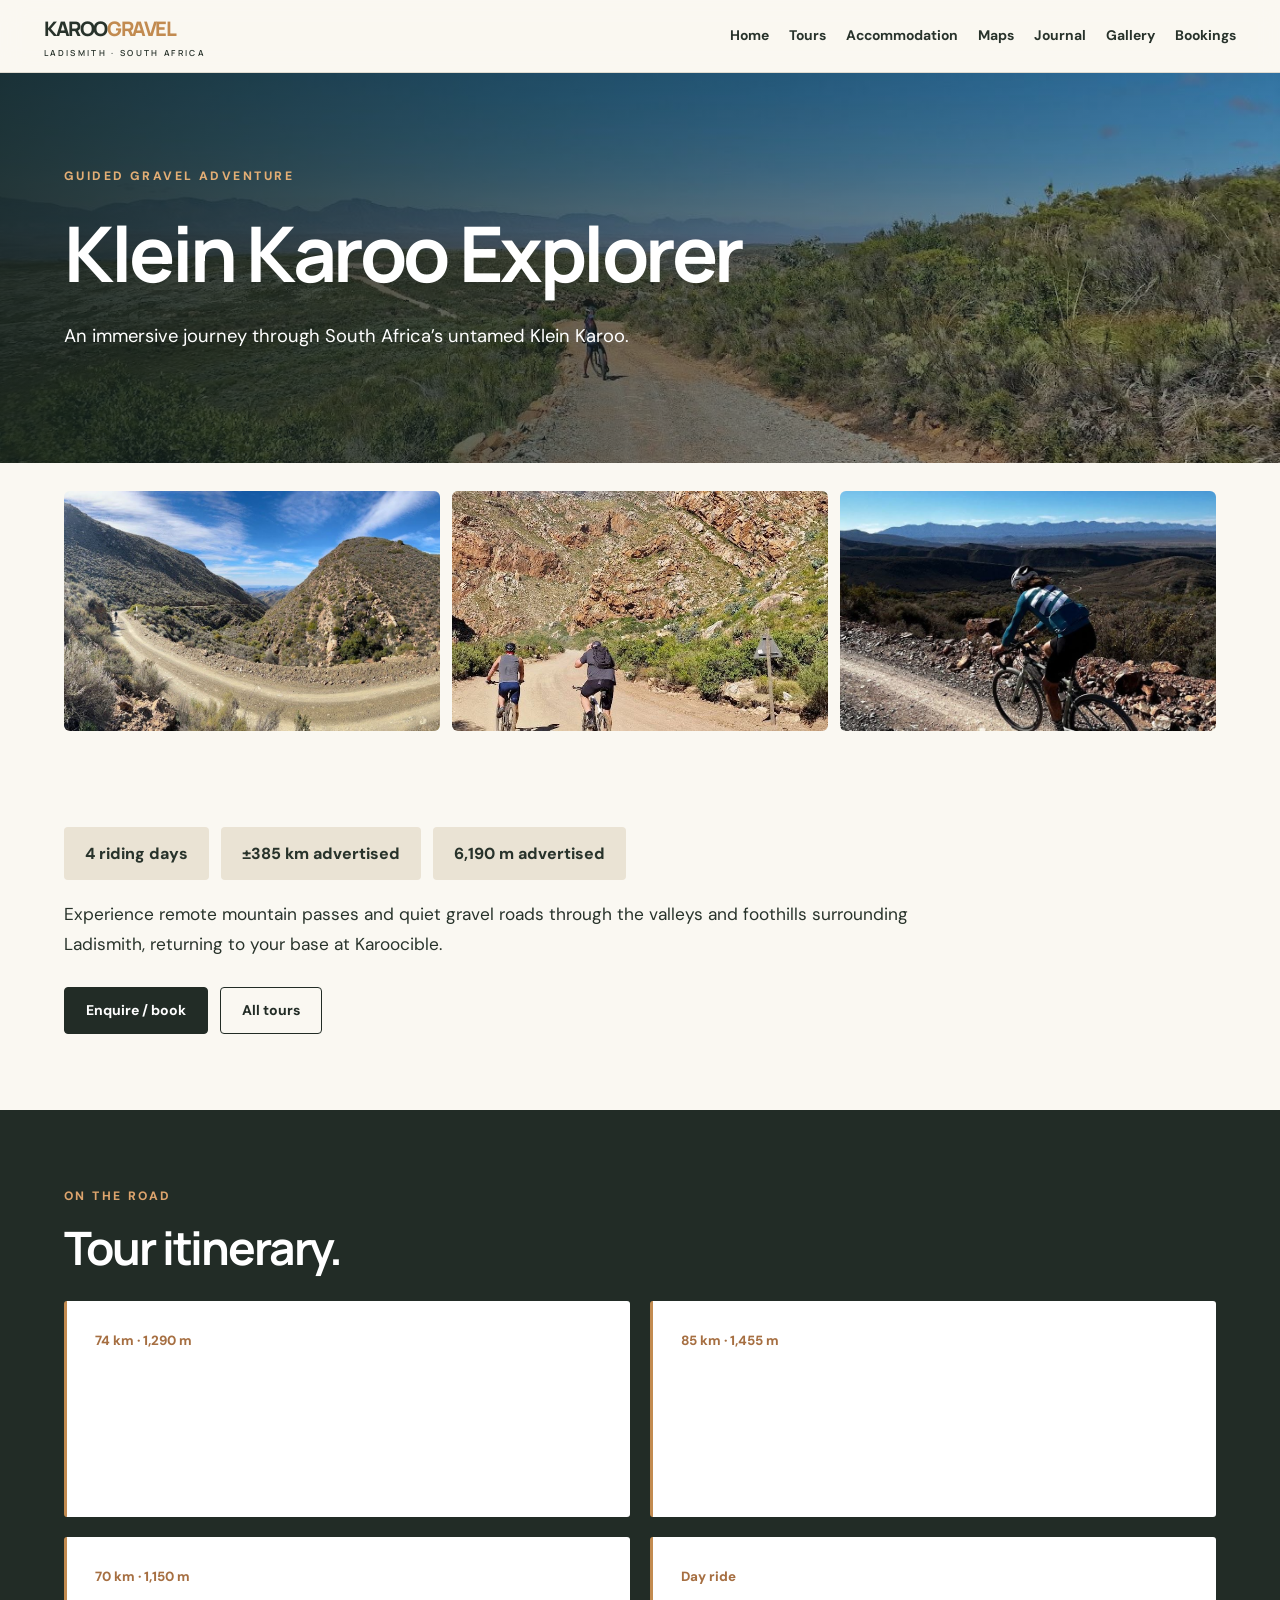
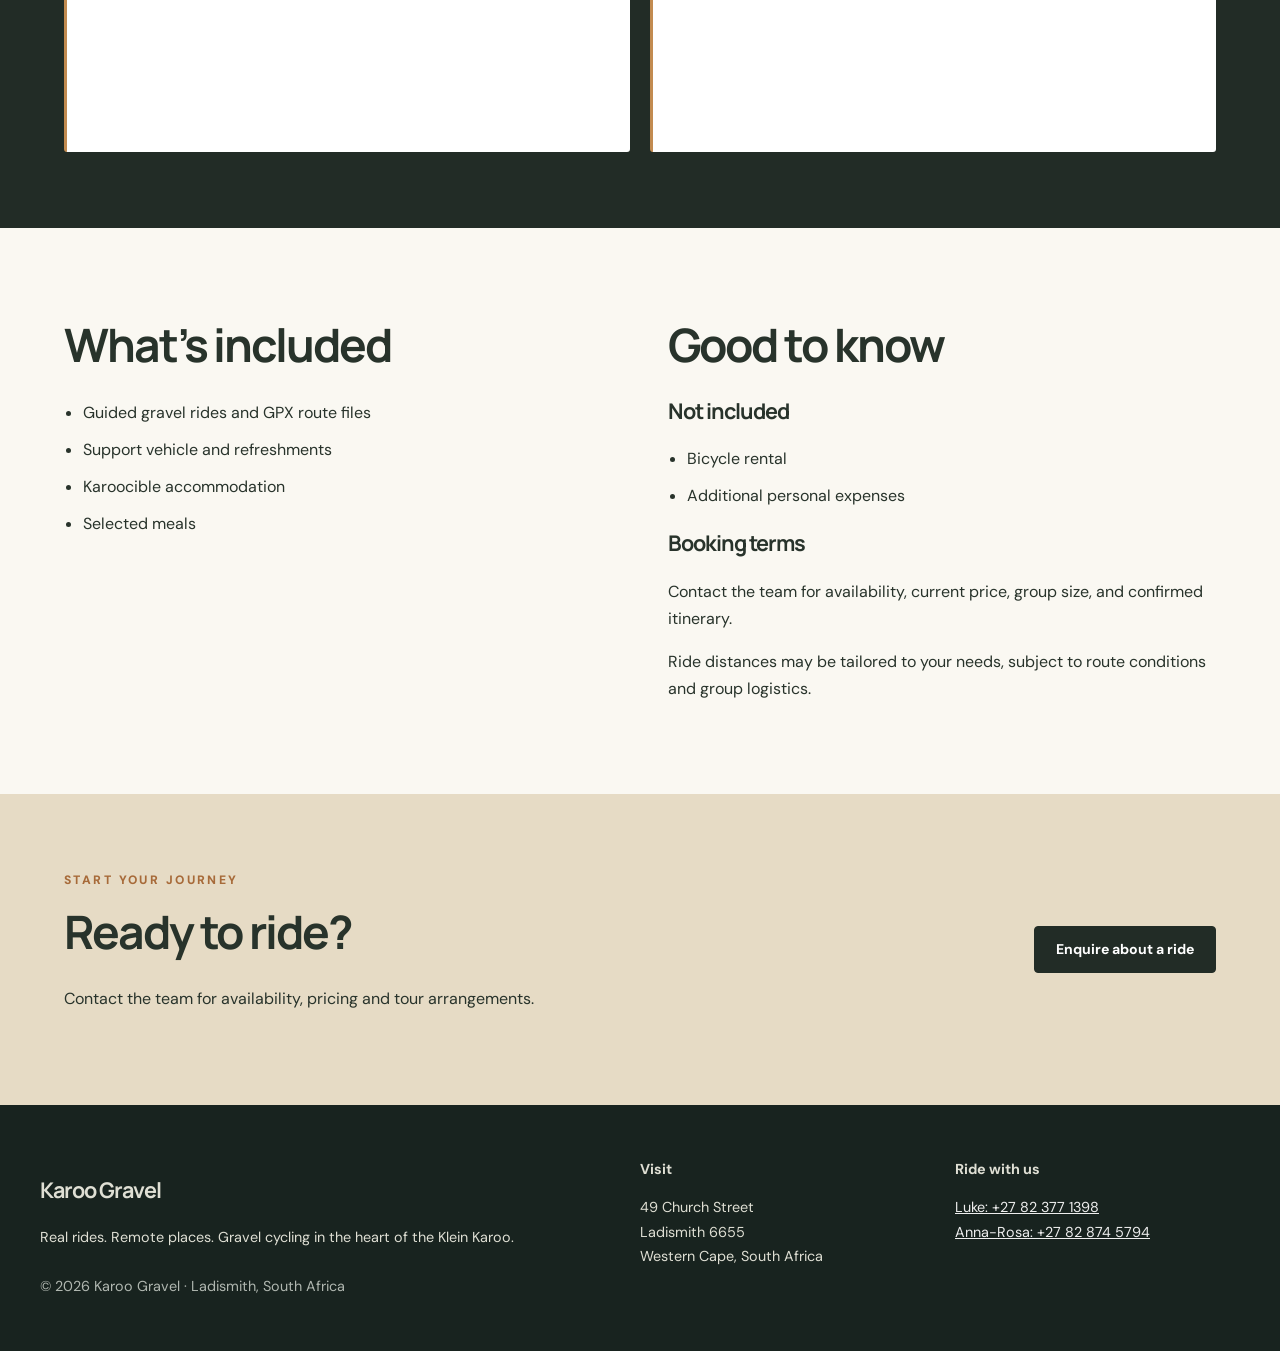
<file: tours/klein-karoo-explorer/index.html>
<!doctype html><html lang="en"><head><meta charset="utf-8"><meta name="viewport" content="width=device-width,initial-scale=1"><meta name="description" content="Klein Karoo Explorer guided gravel cycling experience in South Africa."><meta name="theme-color" content="#222c26"><title>Klein Karoo Explorer | Karoo Gravel</title><link rel="stylesheet" href="../../assets/style.css"/><link rel="icon" href="../../assets/favicon.svg"/></head><body><header><nav><a class="logo" href="../../index.html">KAROO<span>GRAVEL</span><small style="display:block;font-size:.52rem;letter-spacing:.28em;font-weight:600">LADISMITH · SOUTH AFRICA</small></a><button class="mobile-toggle" aria-label="Toggle navigation" aria-expanded="false" onclick="let x=document.querySelector('.links');x.classList.toggle('open');this.setAttribute('aria-expanded',x.classList.contains('open'))">☰</button><div class="links"><a href="../../index.html">Home</a><a href="../../tours/">Tours</a><a href="../../accommodation/">Accommodation</a><a href="../../maps/">Maps</a><a href="../../journal/">Journal</a><a href="../../gallery/">Gallery</a><a href="../../bookings/">Bookings</a></div></nav></header><section class="hero compact" style="--hero:url('./photos/explorer.jpg')"><div class="inner"><div class="eyebrow">Guided gravel adventure</div><h1>Klein Karoo Explorer</h1><p>An immersive journey through South Africa’s untamed Klein Karoo.</p></div></section><section class="wrap" style="padding-top:28px;padding-bottom:0"><div class="film"><img src="../../assets/photos/3251269b4bb1.jpg" alt="Photograph from the current Karoo Gravel site"><img src="../../assets/photos/5a622b9a25ac.jpg" alt="Photograph from the current Karoo Gravel site"><img src="../../assets/photos/3a825398d8d9.jpg" alt="Photograph from the current Karoo Gravel site"></div></section><section class="wrap"><div class="stats"><div class="stat">4 riding days</div><div class="stat">±385 km advertised</div><div class="stat">6,190 m advertised</div></div><p class="prose">Experience remote mountain passes and quiet gravel roads through the valleys and foothills surrounding Ladismith, returning to your base at Karoocible.</p><div class="actions"><a class="btn" href="../../bookings/">Enquire / book</a><a class="btn alt" href="../../tours/">All tours</a></div></section><section class="band"><div class="wrap"><div class="eyebrow">On the road</div><h2>Tour itinerary.</h2><div class="steps"><article class="step"><small>74 km · 1,290 m</small><h3>Day 1 | Bosluyskloof &amp; Seweweekspoort</h3><p>Bosluyskloof Pass, the sandstone walls of Seweweekspoort, Hoeko Valley and Ladismith.</p></article><article class="step"><small>85 km · 1,455 m</small><h3>Day 2 | Rooiberg Pass to Calitzdorp</h3><p>Ride from Karoocible toward Van Wyksdorp and across Rooiberg Pass.</p></article><article class="step"><small>70 km · 1,150 m</small><h3>Day 3 | Swartberg foothills</h3><p>Explore Groenfontein Valley and the Swartberg foothills.</p></article><article class="step"><small>Day ride</small><h3>Day 4 | Klein Karoo</h3><p>Discover more gravel routes around Ladismith. Confirm the day’s distance and elevation before booking.</p></article></div></div></section><section class="wrap split"><div><h2>What’s included</h2><ul class="list"><li>Guided gravel rides and GPX route files</li><li>Support vehicle and refreshments</li><li>Karoocible accommodation</li><li>Selected meals</li></ul></div><div><h2>Good to know</h2><h3>Not included</h3><ul class="list"><li>Bicycle rental</li><li>Additional personal expenses</li></ul><h3>Booking terms</h3><p>Contact the team for availability, current price, group size, and confirmed itinerary.</p><p>Ride distances may be tailored to your needs, subject to route conditions and group logistics.</p></div></section><section class="cta"><div class="wrap"><div><div class="eyebrow">Start your journey</div><h2>Ready to ride?</h2><p>Contact the team for availability, pricing and tour arrangements.</p></div><a class="btn" href="../../bookings/">Enquire about a ride</a></div></section><footer><div class="foot"><div><h3>Karoo Gravel</h3><p>Real rides. Remote places. Gravel cycling in the heart of the Klein Karoo.</p><div class="mini">© 2026 Karoo Gravel · Ladismith, South Africa</div></div><div><strong>Visit</strong><p>49 Church Street<br>Ladismith 6655<br>Western Cape, South Africa</p></div><div><strong>Ride with us</strong><p><a href="https://wa.me/27823771398">Luke: +27 82 377 1398</a><br><a href="https://wa.me/27828745794">Anna-Rosa: +27 82 874 5794</a></p></div></div></footer></body></html>
</file>
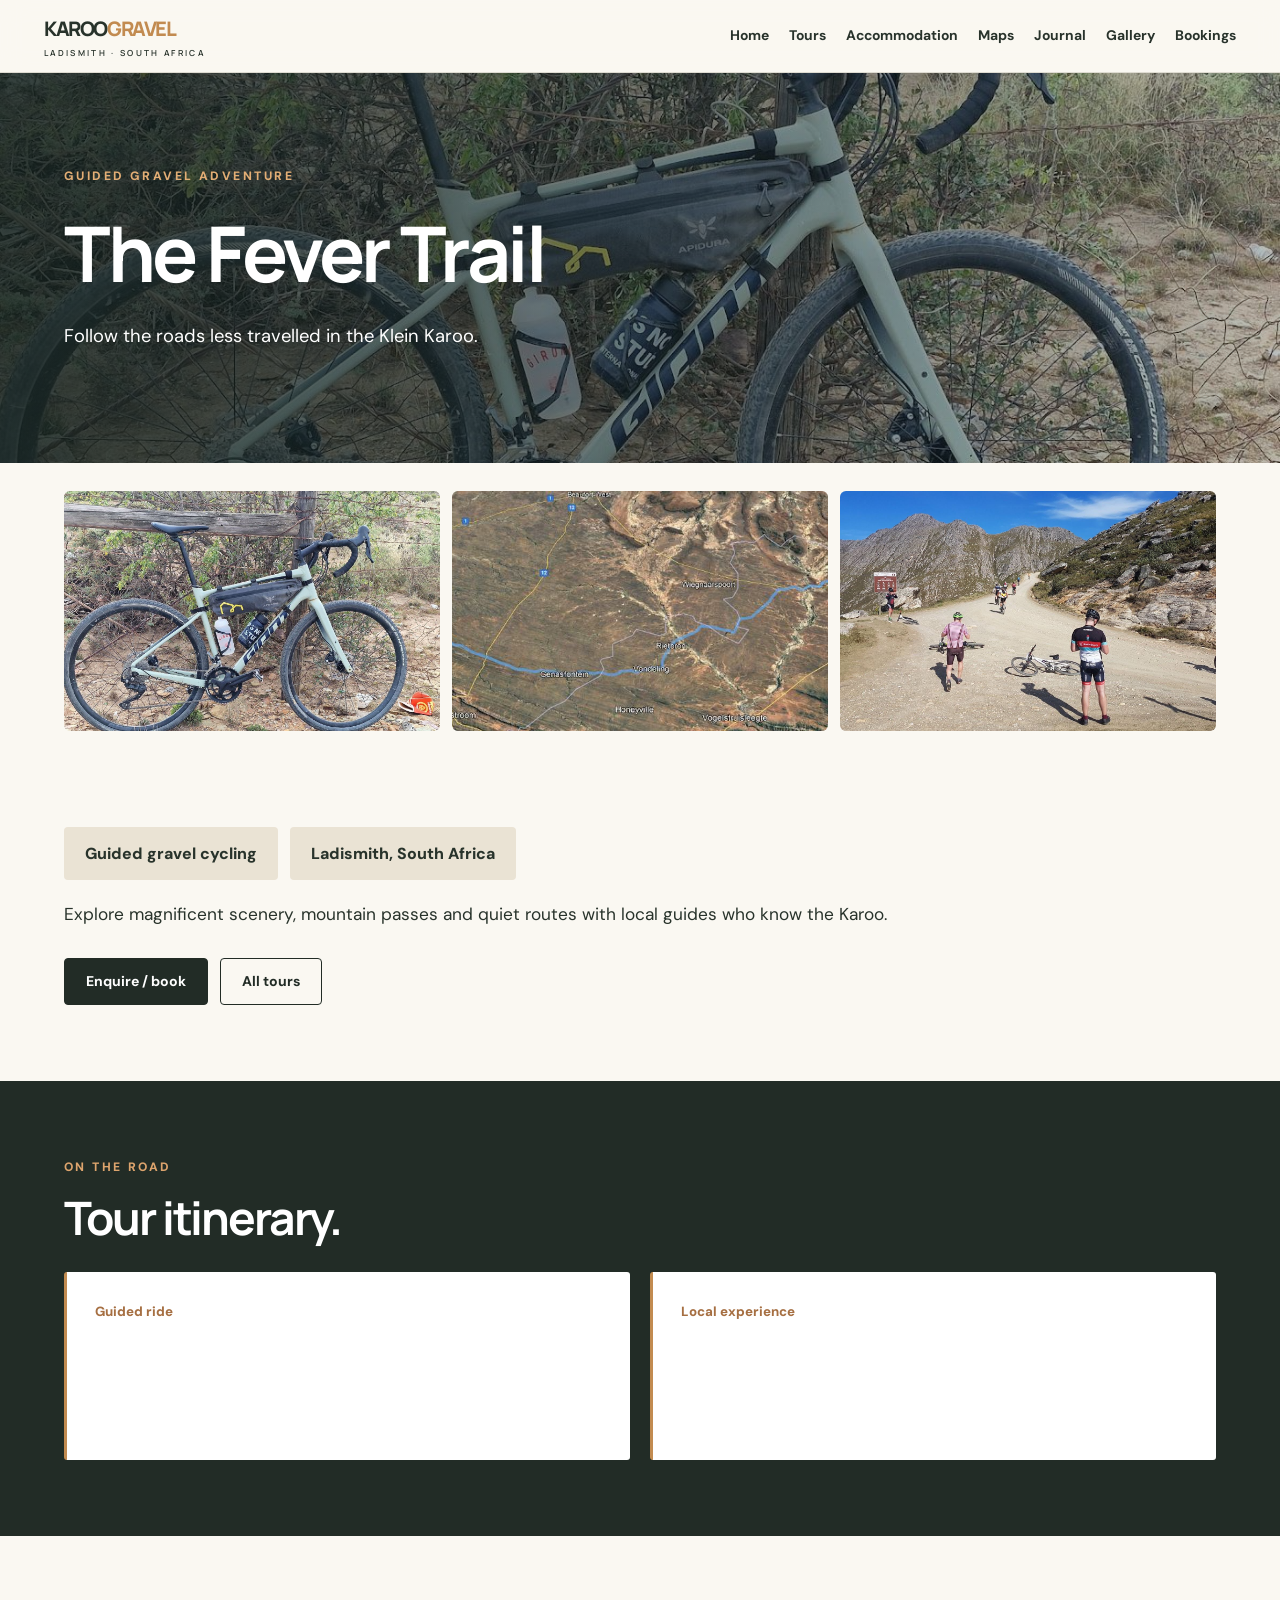
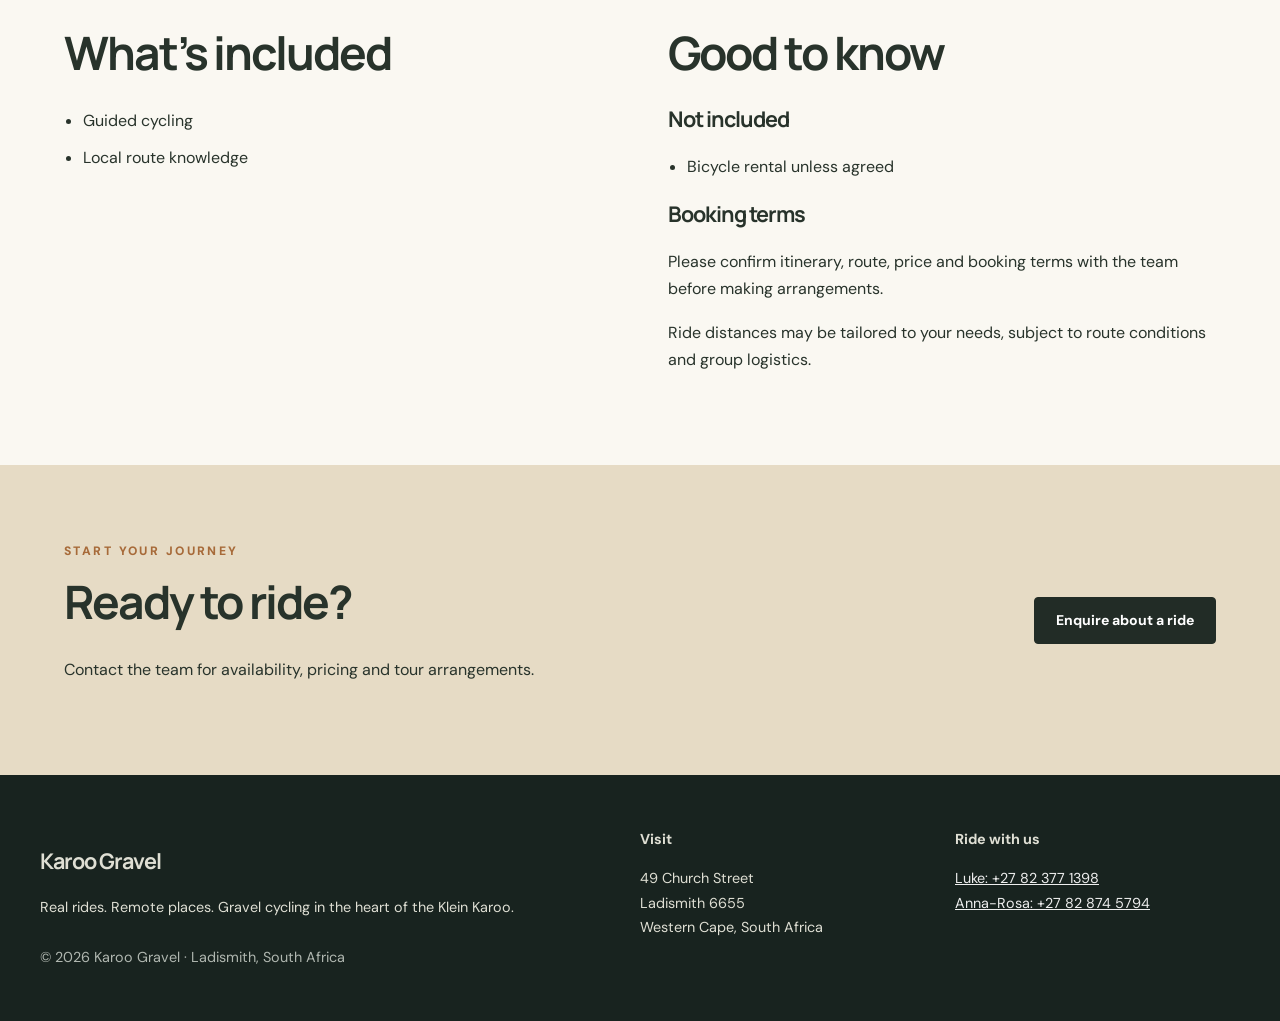
<file: tours/the-fever-trail/index.html>
<!doctype html><html lang="en"><head><meta charset="utf-8"><meta name="viewport" content="width=device-width,initial-scale=1"><meta name="description" content="The Fever Trail guided gravel cycling experience in South Africa."><meta name="theme-color" content="#222c26"><title>The Fever Trail | Karoo Gravel</title><link rel="stylesheet" href="../../assets/style.css"/><link rel="icon" href="../../assets/favicon.svg"/></head><body><header><nav><a class="logo" href="../../index.html">KAROO<span>GRAVEL</span><small style="display:block;font-size:.52rem;letter-spacing:.28em;font-weight:600">LADISMITH · SOUTH AFRICA</small></a><button class="mobile-toggle" aria-label="Toggle navigation" aria-expanded="false" onclick="let x=document.querySelector('.links');x.classList.toggle('open');this.setAttribute('aria-expanded',x.classList.contains('open'))">☰</button><div class="links"><a href="../../index.html">Home</a><a href="../../tours/">Tours</a><a href="../../accommodation/">Accommodation</a><a href="../../maps/">Maps</a><a href="../../journal/">Journal</a><a href="../../gallery/">Gallery</a><a href="../../bookings/">Bookings</a></div></nav></header><section class="hero compact" style="--hero:url('./photos/fever.jpg')"><div class="inner"><div class="eyebrow">Guided gravel adventure</div><h1>The Fever Trail</h1><p>Follow the roads less travelled in the Klein Karoo.</p></div></section><section class="wrap" style="padding-top:28px;padding-bottom:0"><div class="film"><img src="../../assets/photos/50ba84c31046.jpg" alt="Photograph from the current Karoo Gravel site"><img src="../../assets/photos/9bd05800e0db.jpg" alt="Photograph from the current Karoo Gravel site"><img src="../../assets/photos/d40806a3c62e.jpg" alt="Photograph from the current Karoo Gravel site"></div></section><section class="wrap"><div class="stats"><div class="stat">Guided gravel cycling</div><div class="stat">Ladismith, South Africa</div></div><p class="prose">Explore magnificent scenery, mountain passes and quiet routes with local guides who know the Karoo.</p><div class="actions"><a class="btn" href="../../bookings/">Enquire / book</a><a class="btn alt" href="../../tours/">All tours</a></div></section><section class="band"><div class="wrap"><div class="eyebrow">On the road</div><h2>Tour itinerary.</h2><div class="steps"><article class="step"><small>Guided ride</small><h3>Discover the gravel trails</h3><p>A supported route through the Klein Karoo.</p></article><article class="step"><small>Local experience</small><h3>Ride with the Karoo Gravel team</h3><p>Enquire about riding dates, elevation and distance.</p></article></div></div></section><section class="wrap split"><div><h2>What’s included</h2><ul class="list"><li>Guided cycling</li><li>Local route knowledge</li></ul></div><div><h2>Good to know</h2><h3>Not included</h3><ul class="list"><li>Bicycle rental unless agreed</li></ul><h3>Booking terms</h3><p>Please confirm itinerary, route, price and booking terms with the team before making arrangements.</p><p>Ride distances may be tailored to your needs, subject to route conditions and group logistics.</p></div></section><section class="cta"><div class="wrap"><div><div class="eyebrow">Start your journey</div><h2>Ready to ride?</h2><p>Contact the team for availability, pricing and tour arrangements.</p></div><a class="btn" href="../../bookings/">Enquire about a ride</a></div></section><footer><div class="foot"><div><h3>Karoo Gravel</h3><p>Real rides. Remote places. Gravel cycling in the heart of the Klein Karoo.</p><div class="mini">© 2026 Karoo Gravel · Ladismith, South Africa</div></div><div><strong>Visit</strong><p>49 Church Street<br>Ladismith 6655<br>Western Cape, South Africa</p></div><div><strong>Ride with us</strong><p><a href="https://wa.me/27823771398">Luke: +27 82 377 1398</a><br><a href="https://wa.me/27828745794">Anna-Rosa: +27 82 874 5794</a></p></div></div></footer></body></html>
</file>
<file: assets/style.css>
@import url('https://fonts.googleapis.com/css2?family=DM+Sans:wght@400;500;600;700&family=Manrope:wght@400;500;600;700;800&display=swap');
:root{--dark:#222c26;--pine:#2d473e;--sand:#efe9db;--ochre:#c28b50;--cream:#faf8f2;--ink:#28332b;--muted:#657068}*{box-sizing:border-box}html{scroll-behavior:smooth}body{margin:0;background:var(--cream);color:var(--ink);font:16px/1.7 'DM Sans',sans-serif}a{color:inherit}h1,h2,h3,h4{font-family:Manrope,sans-serif;letter-spacing:-.045em;line-height:1.15}h1{font-size:clamp(2.9rem,6vw,6rem);margin:.3em 0}h2{font-size:clamp(2rem,3.6vw,3.6rem);margin:.3em 0 .6em}h3{font-size:1.35rem}p{max-width:75ch}header{position:sticky;top:0;z-index:20;background:#faf8f2ed;backdrop-filter:blur(13px);border-bottom:1px solid #dedbd1}nav{max-width:1240px;margin:auto;display:flex;align-items:center;justify-content:space-between;gap:1.2rem;padding:12px 24px}.logo{font-family:Manrope;font-size:1.25rem;font-weight:800;letter-spacing:-.07em;text-decoration:none}.logo span{color:var(--ochre)}.links{display:flex;gap:1.25rem;align-items:center;flex-wrap:wrap}.links a{text-decoration:none;font-size:.87rem;font-weight:700}.links a:hover,.links a.active{color:#a56c35}.btn{display:inline-flex;align-items:center;justify-content:center;border:1px solid var(--dark);padding:13px 21px;text-decoration:none;border-radius:4px;background:var(--dark);color:white;font-weight:700;font-size:.88rem;line-height:1.35}.btn.alt{background:transparent;color:var(--dark)}.btn.light{background:white;color:var(--dark);border-color:white}.btn:hover{filter:brightness(1.2)}.wrap{max-width:1200px;margin:auto;padding:76px 24px}.narrow{max-width:900px}.eyebrow{text-transform:uppercase;letter-spacing:.2em;font-size:.76rem;font-weight:800;color:#a76a39}.hero{min-height:580px;display:flex;align-items:end;background:linear-gradient(90deg,rgba(20,33,29,.86),rgba(19,32,28,.28)),var(--hero,url('./photos/hero.jpg')) center/cover;position:relative;color:white}.hero .inner{padding:110px 24px 90px;max-width:1200px;margin:auto;width:100%}.hero p{font-size:1.15rem;max-width:650px}.hero .eyebrow{color:#e3ae75}.actions{display:flex;gap:12px;flex-wrap:wrap;margin-top:28px}.intro{display:grid;grid-template-columns:1fr 1fr;gap:65px;align-items:center}.art{min-height:340px;border-radius:6px;background:#d7cfb9 url('./photos/intro.jpg') center/cover}.art.house{background-image:url('./photos/karoocible.jpg')}.cardgrid{display:grid;grid-template-columns:repeat(3,1fr);gap:22px}.card{background:white;border:1px solid #e7e4dc;border-radius:7px;overflow:hidden;display:flex;flex-direction:column}.card .photo{height:235px;background:#c2ae8a url('./karoo-landscape.svg') center/cover}.card .body{padding:27px;flex:1}.card p{color:var(--muted)}.card .meta{color:#956137;font-weight:800;font-size:.82rem;text-transform:uppercase;letter-spacing:.08em}.card a.more{margin-top:14px;display:inline-block;font-weight:800;text-decoration:none;border-bottom:1px solid}.band{background:var(--dark);color:white}.band .eyebrow{color:#dda46d}.pillgrid{display:grid;grid-template-columns:repeat(3,1fr);gap:28px}.pill{border-top:1px solid #bcae8b;padding:20px 0}.pill strong{display:block;font-size:1.1rem}.steps{display:grid;grid-template-columns:repeat(2,1fr);gap:20px}.step{padding:25px 28px;background:#fff;border-left:3px solid var(--ochre);border-radius:3px}.step small{font-weight:800;color:#a66f42}.hero.compact{min-height:390px}.hero.compact .inner{padding-top:60px;padding-bottom:60px}.stats{display:flex;flex-wrap:wrap;gap:12px;margin:20px 0}.stat{background:#eae3d4;padding:13px 21px;border-radius:4px;font-weight:800}.prose{font-size:1.08rem;max-width:850px}.split{display:grid;grid-template-columns:1fr 1fr;gap:55px}.list{padding-left:1.2rem}.list li{margin:10px 0}.cta{background:#e6dbc5}.cta .wrap{display:flex;justify-content:space-between;gap:30px;align-items:center}footer{background:#18231f;color:#dfdfd4;padding:52px 24px;font-size:.9rem}footer .foot{max-width:1200px;margin:auto;display:grid;grid-template-columns:2fr 1fr 1fr;gap:30px}footer a{color:#eee}footer .mini{color:#b0b7b0;margin-top:25px}.note{border-left:3px solid var(--ochre);padding:18px;background:#eee8da}.map{width:100%;height:400px;border:0;border-radius:6px}.mobile-toggle{display:none}.photo img{width:100%;height:100%;object-fit:cover}a:focus-visible,button:focus-visible{outline:3px solid #c28b50;outline-offset:3px}@media(max-width:780px){.mobile-toggle{display:block;border:0;background:transparent;font-size:25px}.links{display:none;position:absolute;left:0;right:0;top:60px;background:var(--cream);padding:23px;box-shadow:0 12px 20px #0002;flex-direction:column;align-items:start}.links.open{display:flex}.links a{font-size:1rem}.intro,.split,.cardgrid,.pillgrid,.steps,footer .foot{grid-template-columns:1fr}.hero{min-height:520px}.cta .wrap{display:block}h1{font-size:clamp(2.6rem,11vw,4.7rem)}.wrap{padding:56px 22px}}.film{display:grid;grid-template-columns:repeat(3,1fr);gap:12px}.film img,.mapphoto{width:100%;object-fit:cover;border-radius:6px;display:block}.film img{height:240px}.mapphoto{margin:0 0 18px;max-height:520px}.gallery{columns:3;column-gap:12px}.gallery a{display:block;margin:0 0 12px;break-inside:avoid}.gallery img{width:100%;border-radius:6px;display:block}@media(max-width:780px){.film{grid-template-columns:1fr}.gallery{columns:1}.film img{height:200px}}
.enquiry{display:grid;gap:14px;max-width:740px}.enquiry .grid{display:grid;grid-template-columns:1fr 1fr;gap:14px}.enquiry label{display:block;font-weight:700;font-size:.92rem}.enquiry .optional{font-weight:500;color:var(--muted)}.enquiry input,.enquiry textarea{width:100%;margin-top:6px;padding:12px 13px;border:1px solid #d7d1c4;border-radius:6px;background:#fff;color:var(--ink);font:inherit}.enquiry input:focus,.enquiry textarea:focus{outline:2px solid var(--ochre);outline-offset:1px}.enquiry button{justify-self:start;cursor:pointer;font:inherit}.enquiry button:disabled{opacity:.55;cursor:not-allowed}.enquiry .status{min-height:1.6em;margin:0}.enquiry .privacy{color:var(--muted);font-size:.85rem;margin:0}.turnstile-slot{min-height:72px}@media(max-width:780px){.enquiry .grid{grid-template-columns:1fr}}
</file>
